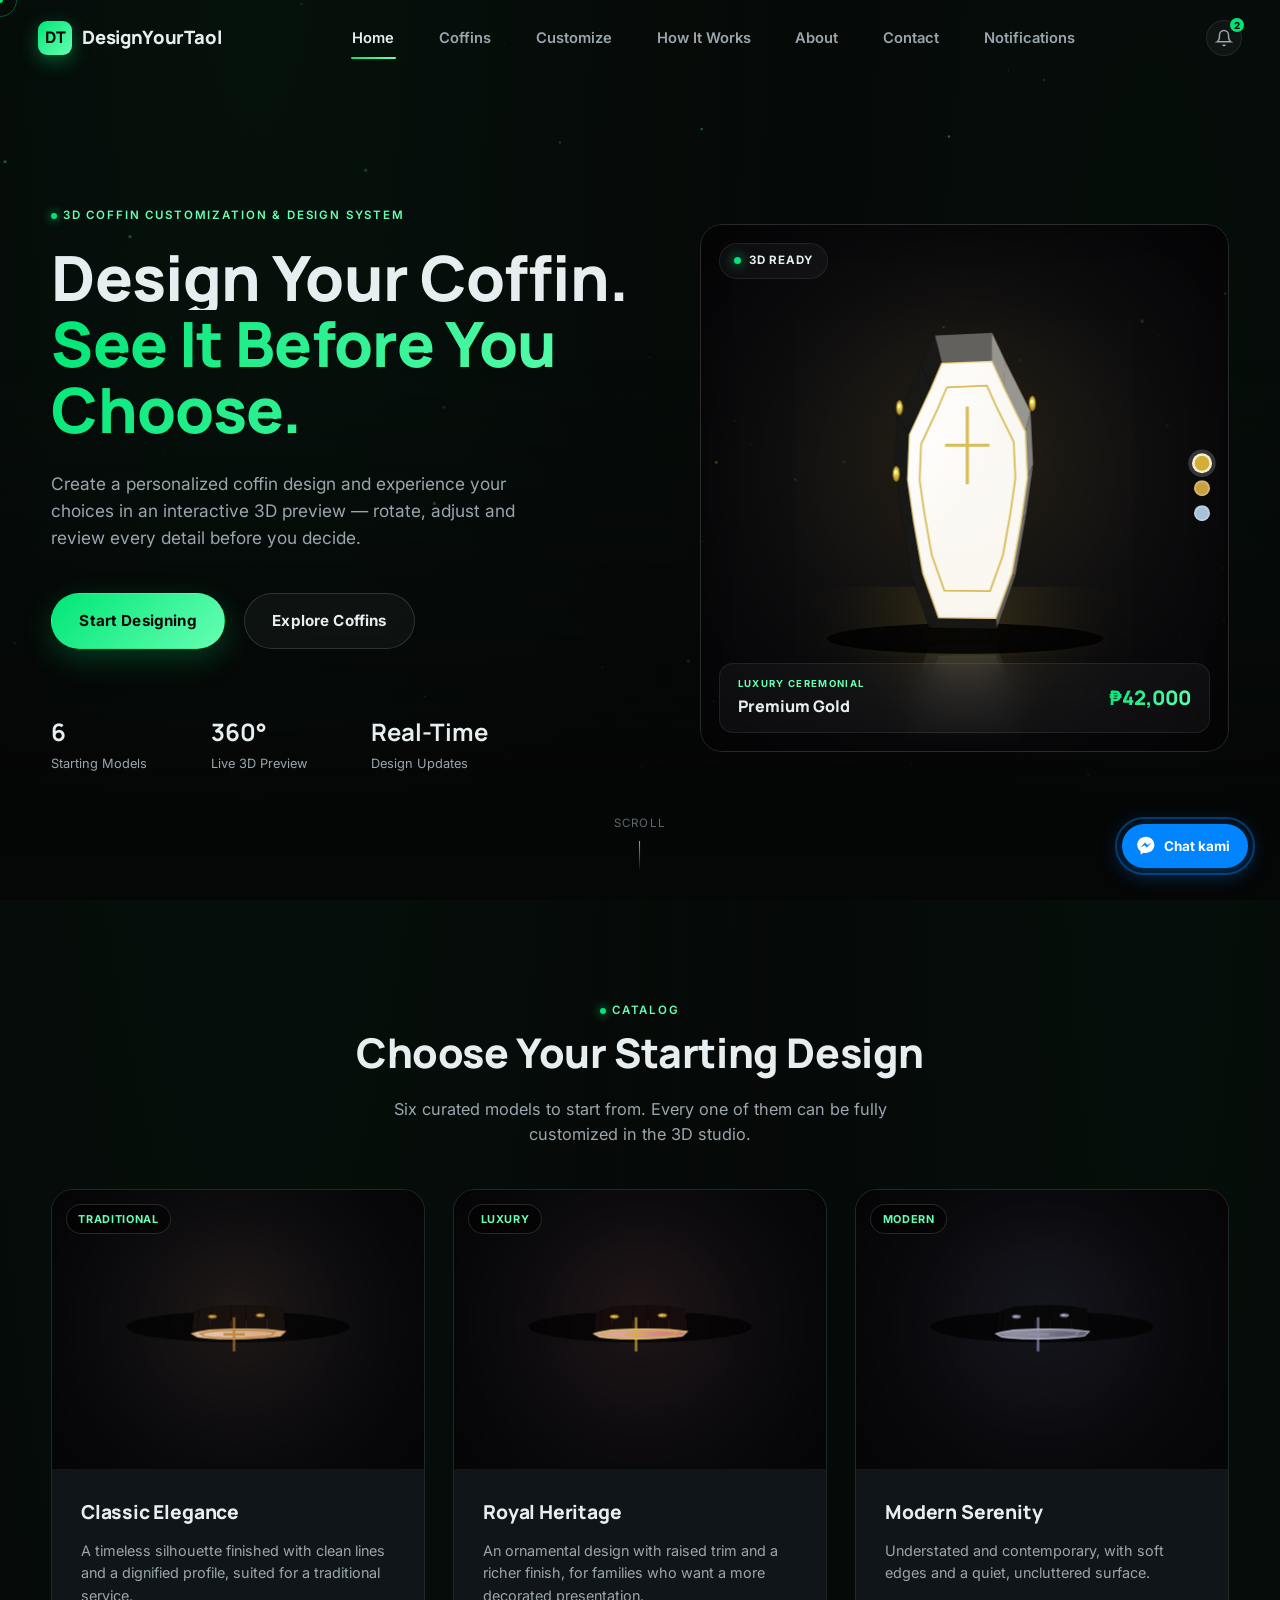
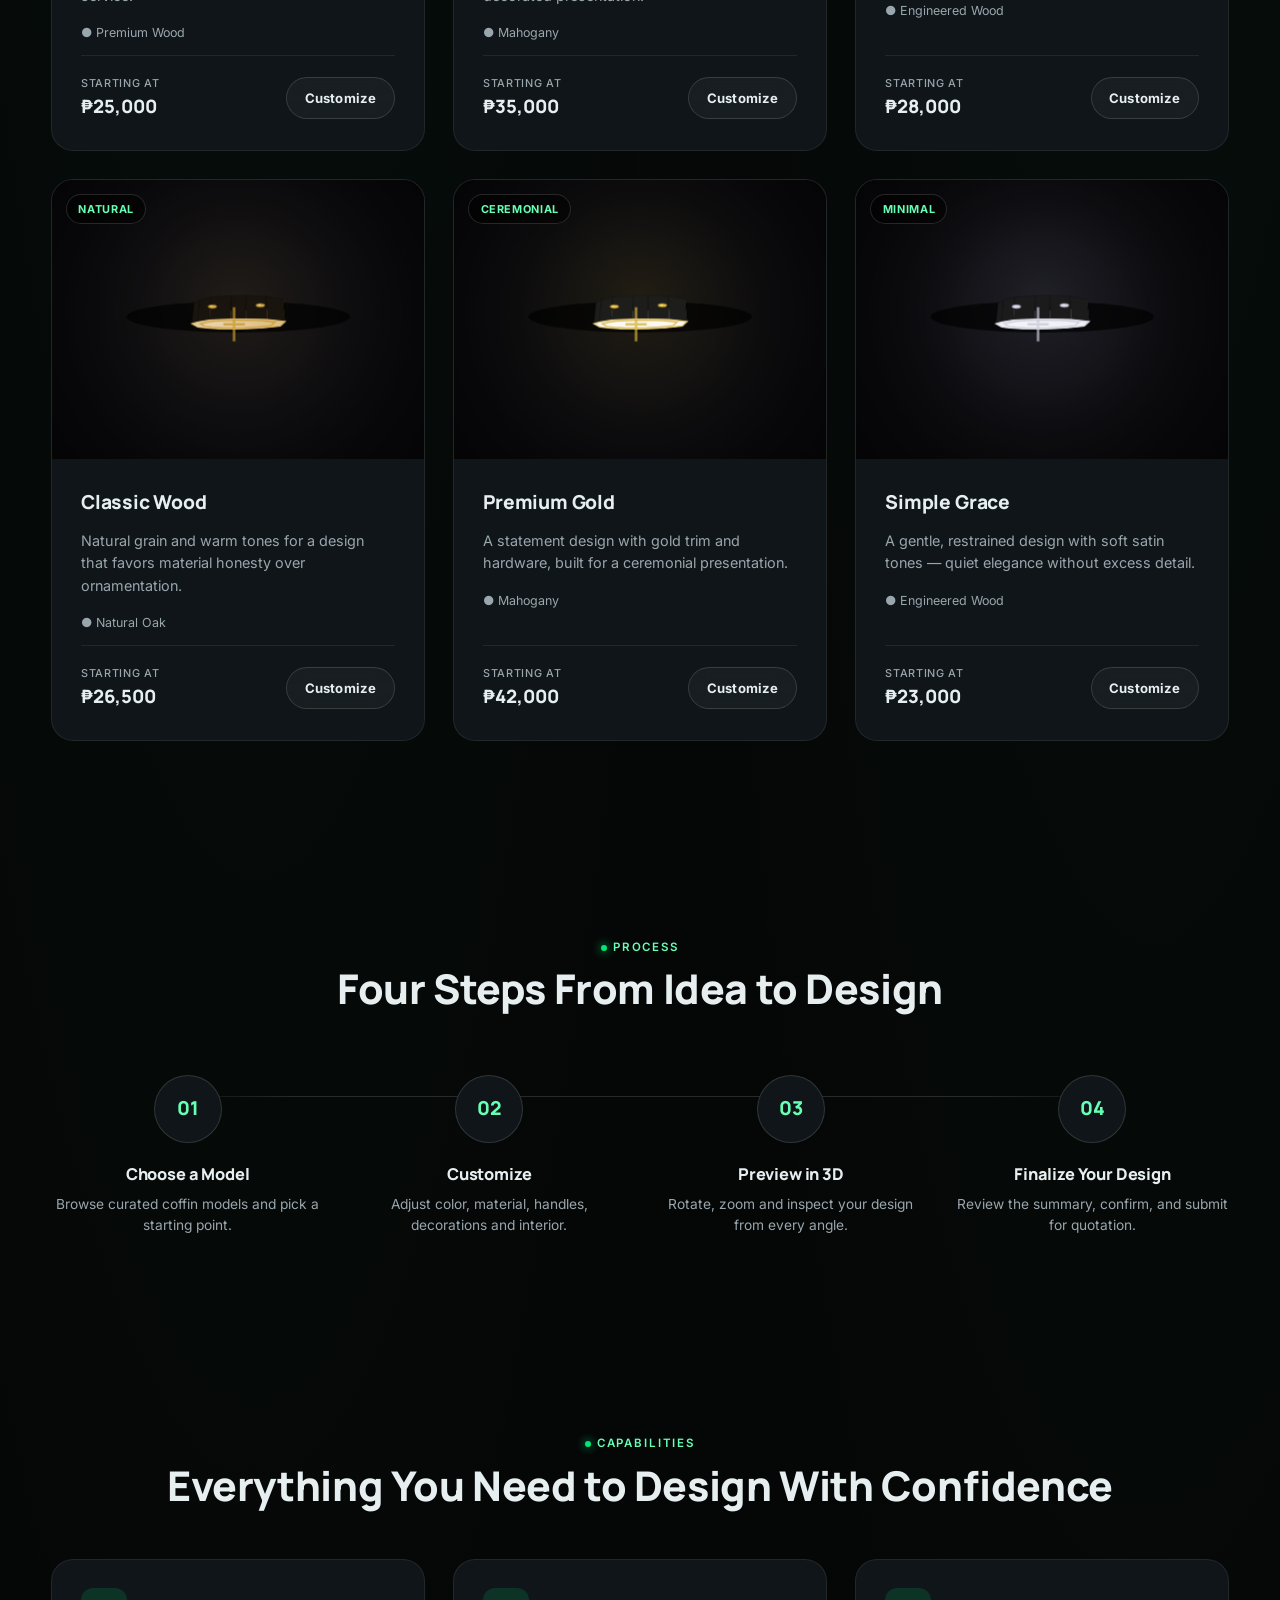
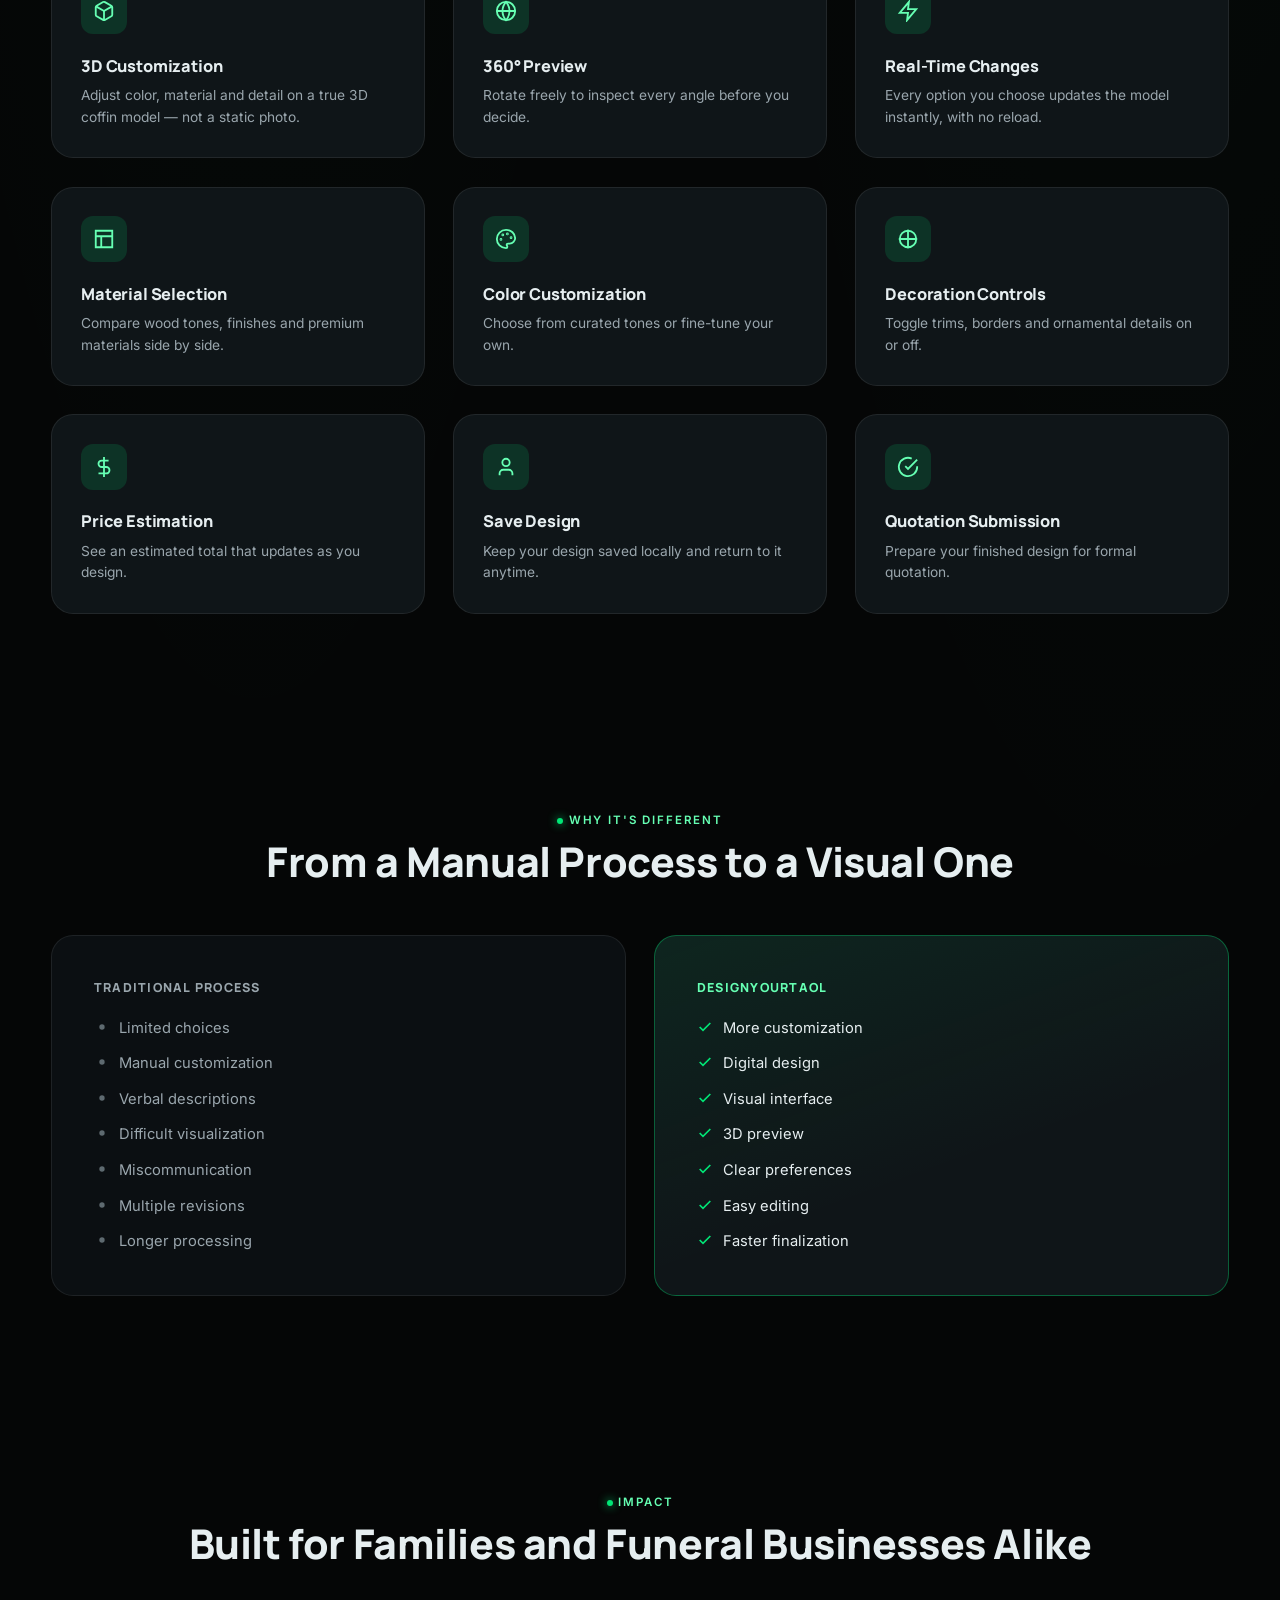
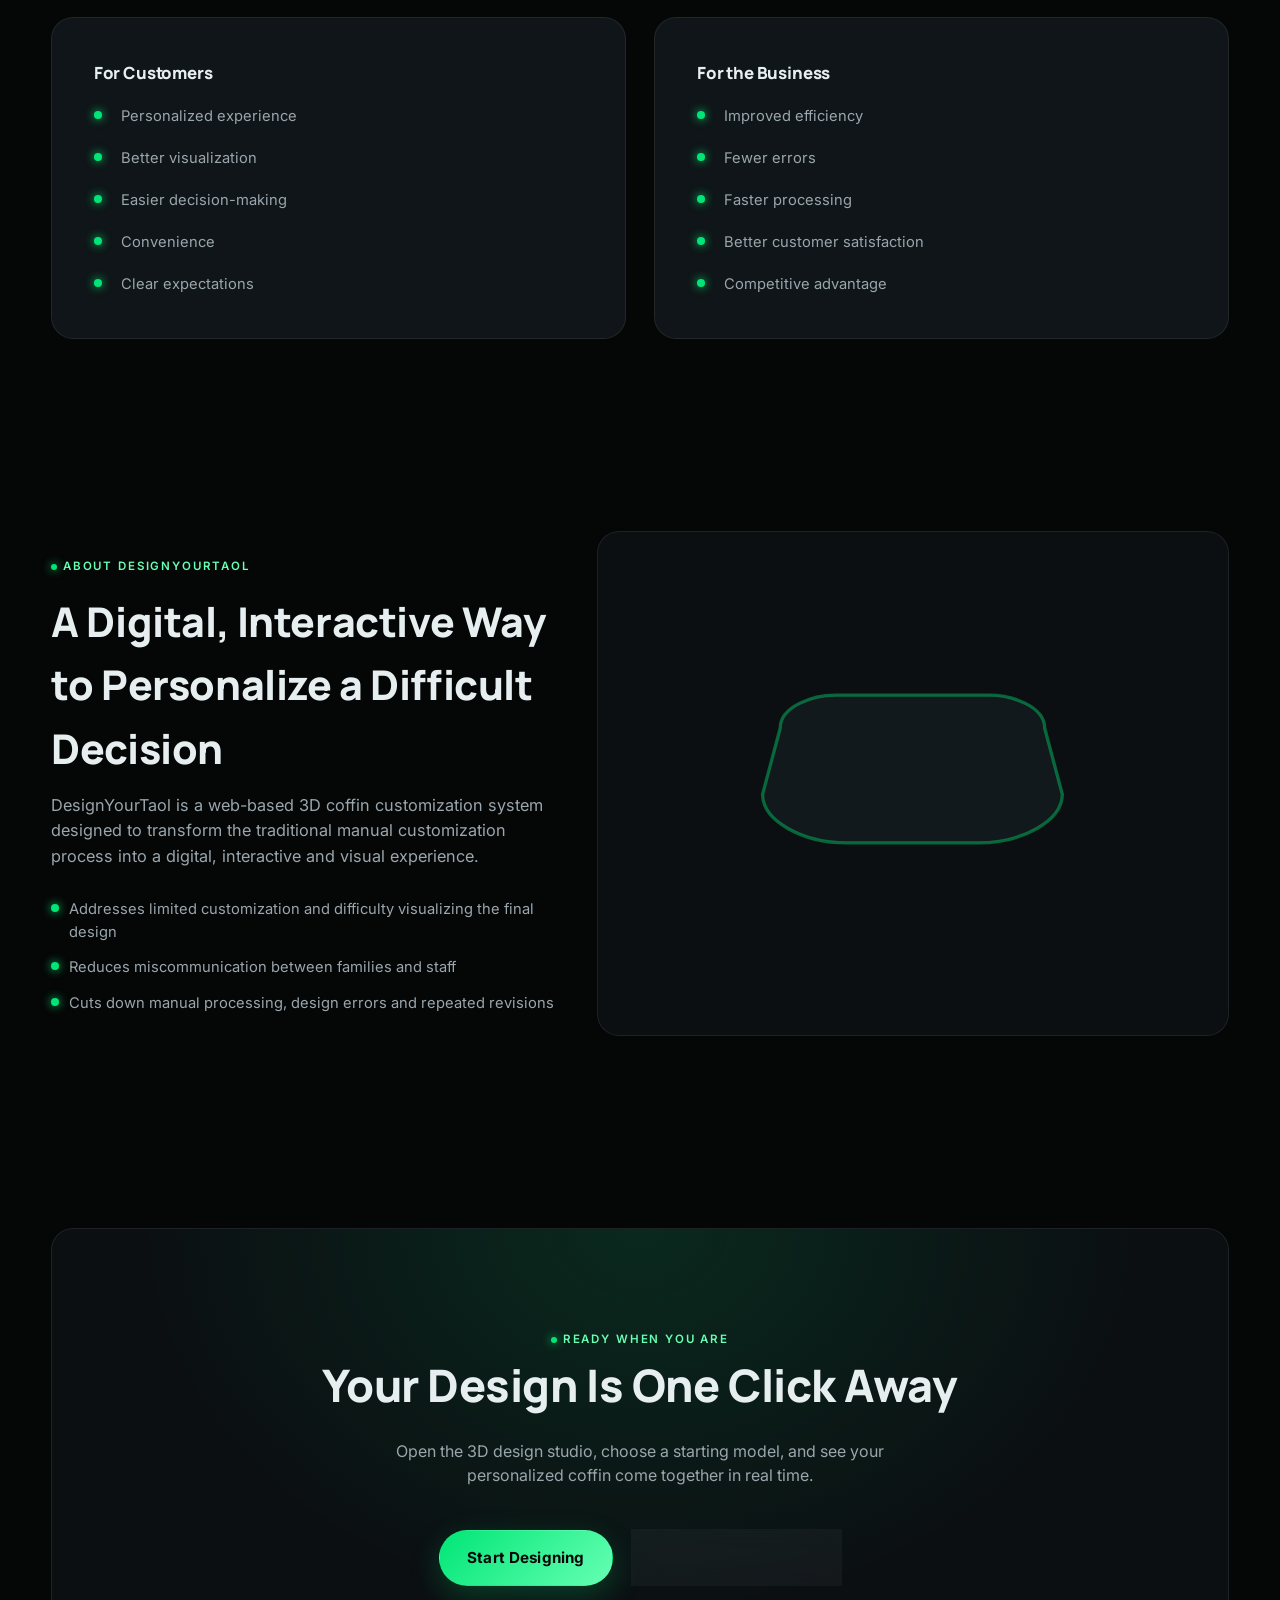
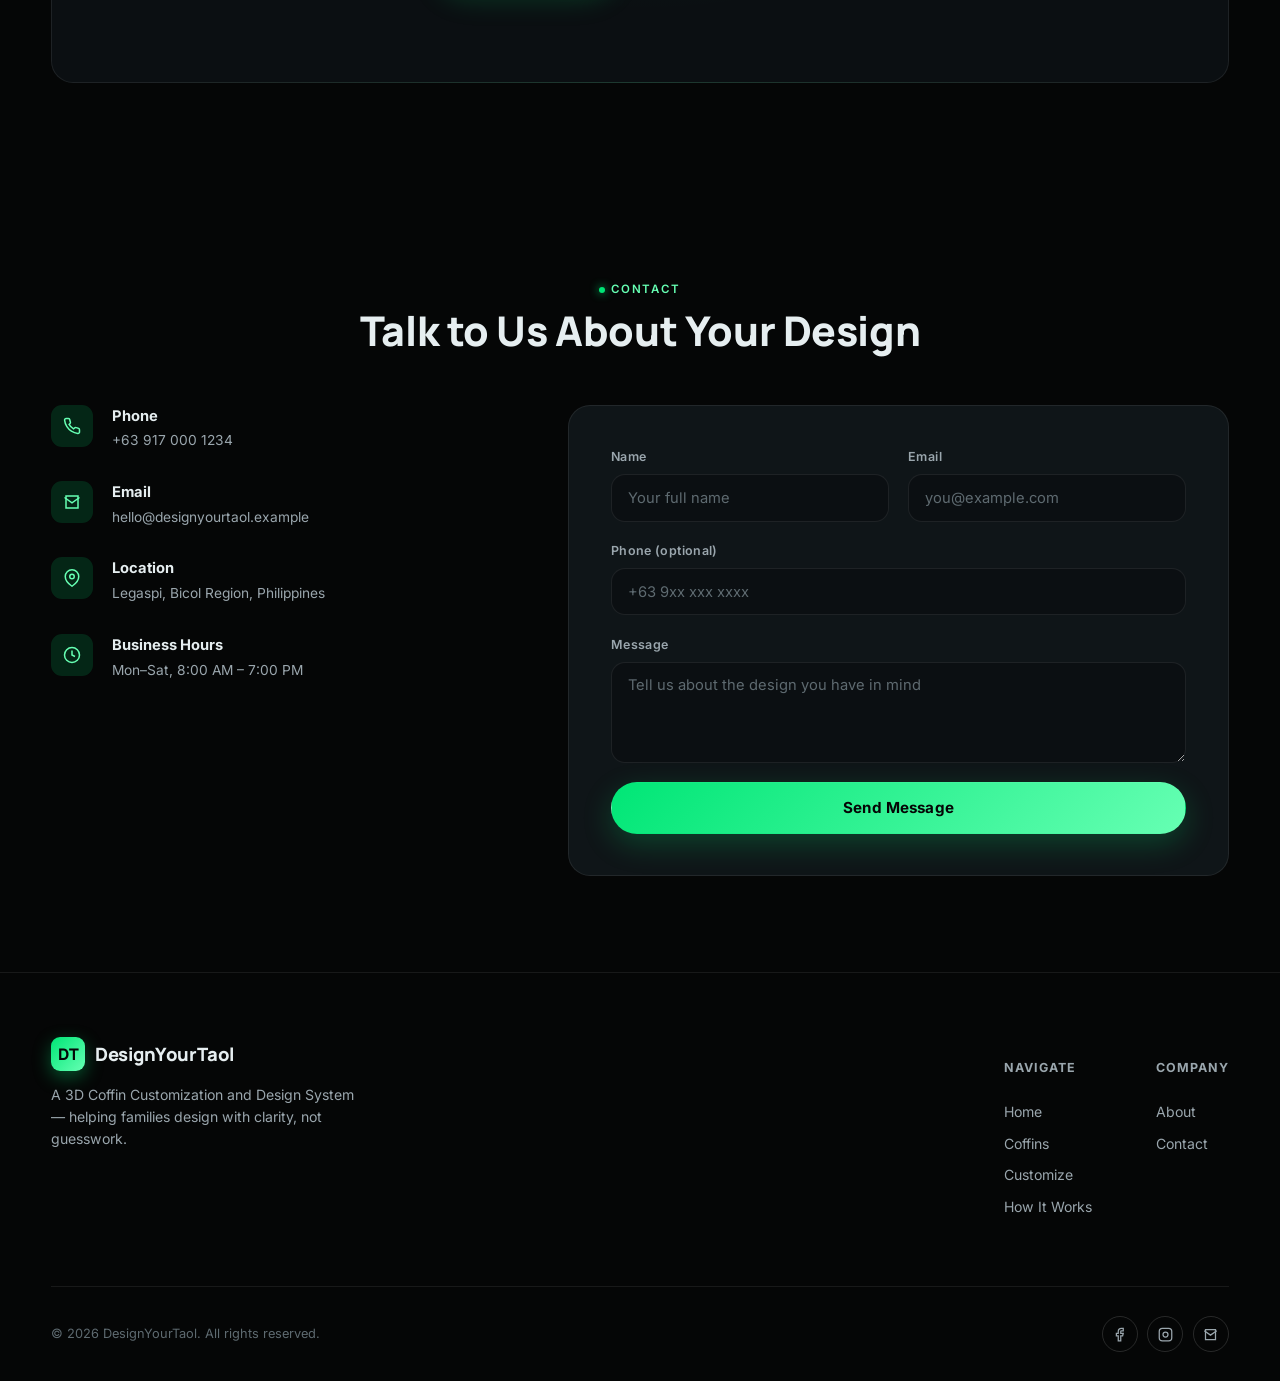
<file: index.html>
<!DOCTYPE html>
<html lang="en">
<head>
<meta charset="UTF-8">
<meta name="viewport" content="width=device-width, initial-scale=1.0">
<title>DesignYourTaol — Design Your Coffin in 3D</title>
<meta name="description" content="A web-based 3D coffin customization and design system. Choose a model, customize every detail, and preview your design instantly in an interactive 3D studio.">

<link rel="preconnect" href="https://fonts.googleapis.com">
<link rel="preconnect" href="https://fonts.gstatic.com" crossorigin>
<link href="https://fonts.googleapis.com/css2?family=Manrope:wght@500;700;800&family=Inter:wght@400;500;600;700&display=swap" rel="stylesheet">

<link rel="stylesheet" href="css/style.css?v=5">
<link rel="stylesheet" href="css/animations.css?v=5">
</head>
<body>

<!-- ================= LOADING SCREEN ================= -->
<div id="site-loader">
  <div class="loader-inner">
    <div class="loader-brand">Design<span>Your</span>Taol</div>
    <div class="loader-bar"><div class="loader-bar-fill"></div></div>
  </div>
</div>

<!-- ================= NAVIGATION ================= -->
<nav class="nav" aria-label="Primary">
  <div class="nav-inner">
    <a href="index.html" class="brand"><span class="brand-mark">DT</span> DesignYourTaol</a>
    <ul class="nav-links">
      <li><a href="#home">Home</a></li>
      <li><a href="#coffins">Coffins</a></li>
      <li><a href="customize.html">Customize</a></li>
      <li><a href="#how-it-works">How It Works</a></li>
      <li><a href="#about">About</a></li>
      <li><a href="#contact">Contact</a></li>
      <li><a href="notifications.html">Notifications</a></li>
    </ul>
    <div class="nav-actions">
      <a href="notifications.html" class="nav-notif-btn" aria-label="Notifications" id="nav-notif-btn">
        <svg width="18" height="18" viewBox="0 0 24 24" fill="none" stroke="currentColor" stroke-width="2"><path d="M18 8A6 6 0 0 0 6 8c0 7-3 9-3 9h18s-3-2-3-9"/><path d="M13.73 21a2 2 0 0 1-3.46 0"/></svg>
        <span class="notif-badge" id="notif-badge" style="display:none">0</span>
      </a>
      <button class="nav-toggle" aria-label="Open menu" aria-expanded="false">
        <svg width="18" height="18" viewBox="0 0 24 24" fill="none" stroke="currentColor" stroke-width="2"><line x1="3" y1="6" x2="21" y2="6"/><line x1="3" y1="12" x2="21" y2="12"/><line x1="3" y1="18" x2="21" y2="18"/></svg>
      </button>
    </div>
  </div>
</nav>

<!-- ================= HERO ================= -->
<header class="hero" id="home">
  <div class="hero-grid-fade"></div>
  <div class="hero-inner">
    <div>
      <span class="eyebrow hero-eyebrow">3D Coffin Customization &amp; Design System</span>
      <h1>
        <span class="line"><span>Design Your Coffin.</span></span>
        <span class="line"><span class="accent-text">See It Before You Choose.</span></span>
      </h1>
      <p class="hero-desc">Create a personalized coffin design and experience your choices in an interactive 3D preview — rotate, adjust and review every detail before you decide.</p>
      <div class="hero-cta">
        <a href="customize.html" class="btn btn-primary">Start Designing</a>
        <a href="#coffins" class="btn btn-secondary">Explore Coffins</a>
      </div>
      <div class="hero-stats">
        <div class="hero-stat"><b>6</b><span>Starting Models</span></div>
        <div class="hero-stat"><b>360°</b><span>Live 3D Preview</span></div>
        <div class="hero-stat"><b>Real-Time</b><span>Design Updates</span></div>
      </div>
    </div>
    <div class="hero-visual" id="hero-visual">
      <canvas id="hero-canvas"></canvas>
      <div class="hero-visual-frame"></div>
      <div class="hero-visual-badge glass"><span class="pulse-dot"></span> 3D READY</div>

      <!-- Coffin info overlay -->
      <div class="hero-coffin-info glass">
        <div class="hero-coffin-meta">
          <span class="hero-coffin-tagline">Luxury Ceremonial</span>
          <span class="hero-coffin-name">Premium Gold</span>
        </div>
        <span class="hero-coffin-price">&#8369;42,000</span>
      </div>

      <!-- Color swatches (replace dots) -->
      <div class="hero-preset-swatches" role="group" aria-label="Choose coffin color">
        <button class="hero-preset-swatch active" style="--sc:#d4af37" title="Premium Gold" aria-label="Premium Gold"></button>
        <button class="hero-preset-swatch" style="--sc:#c8a040" title="Royal Heritage" aria-label="Royal Heritage"></button>
        <button class="hero-preset-swatch" style="--sc:#a8c0d8" title="Modern Serenity" aria-label="Modern Serenity"></button>
      </div>

    </div>
  </div>
  <div class="scroll-cue"><span>Scroll</span><span class="stem"></span></div>
</header>

<!-- ================= CATALOG ================= -->
<section class="section" id="coffins">
  <div class="container">
    <div class="section-head center reveal">
      <span class="eyebrow">Catalog</span>
      <h2 class="section-title">Choose Your Starting Design</h2>
      <p class="section-sub" style="margin-inline:auto;">Six curated models to start from. Every one of them can be fully customized in the 3D studio.</p>
    </div>
    <div class="grid catalog-grid" id="catalog-grid"></div>
  </div>
</section>

<!-- ================= HOW IT WORKS ================= -->
<section class="section" id="how-it-works">
  <div class="container">
    <div class="section-head center reveal">
      <span class="eyebrow">Process</span>
      <h2 class="section-title">Four Steps From Idea to Design</h2>
    </div>
    <div class="grid steps-row" id="how-it-works-grid"></div>
  </div>
</section>

<!-- ================= FEATURES ================= -->
<section class="section">
  <div class="container">
    <div class="section-head center reveal">
      <span class="eyebrow">Capabilities</span>
      <h2 class="section-title">Everything You Need to Design With Confidence</h2>
    </div>
    <div class="grid feature-grid" id="feature-grid"></div>
  </div>
</section>

<!-- ================= BEFORE / AFTER ================= -->
<section class="section">
  <div class="container">
    <div class="section-head center reveal">
      <span class="eyebrow">Why It's Different</span>
      <h2 class="section-title">From a Manual Process to a Visual One</h2>
    </div>
    <div class="grid compare-wrap reveal">
      <div class="compare-col old">
        <h4>Traditional Process</h4>
        <ul id="compare-old-list"></ul>
      </div>
      <div class="compare-col new">
        <h4>DesignYourTaol</h4>
        <ul id="compare-new-list"></ul>
      </div>
    </div>
  </div>
</section>

<!-- ================= BENEFITS ================= -->
<section class="section">
  <div class="container">
    <div class="section-head center reveal">
      <span class="eyebrow">Impact</span>
      <h2 class="section-title">Built for Families and Funeral Businesses Alike</h2>
    </div>
    <div class="grid benefit-wrap reveal">
      <div class="benefit-col">
        <h4>For Customers</h4>
        <ul class="benefit-list" id="benefits-customer"></ul>
      </div>
      <div class="benefit-col">
        <h4>For the Business</h4>
        <ul class="benefit-list" id="benefits-business"></ul>
      </div>
    </div>
  </div>
</section>

<!-- ================= ABOUT ================= -->
<section class="section" id="about">
  <div class="container">
    <div class="grid about-wrap">
      <div class="reveal">
        <span class="eyebrow">About DesignYourTaol</span>
        <h2 class="section-title" style="margin-top:.8rem;">A Digital, Interactive Way to Personalize a Difficult Decision</h2>
        <p class="section-sub">DesignYourTaol is a web-based 3D coffin customization system designed to transform the traditional manual customization process into a digital, interactive and visual experience.</p>
        <ul class="about-list">
          <li><span class="benefit-dot"></span><span>Addresses limited customization and difficulty visualizing the final design</span></li>
          <li><span class="benefit-dot"></span><span>Reduces miscommunication between families and staff</span></li>
          <li><span class="benefit-dot"></span><span>Cuts down manual processing, design errors and repeated revisions</span></li>
        </ul>
      </div>
      <div class="about-visual reveal">
        <svg width="70%" viewBox="0 0 200 130" fill="none" xmlns="http://www.w3.org/2000/svg">
          <path d="M40 40 C40 30 55 25 65 25 L135 25 C145 25 160 30 160 40 L168 70 C168 82 150 92 130 92 L70 92 C50 92 32 82 32 70 Z" fill="#12191D" stroke="rgba(0,230,118,0.4)" stroke-width="1.5"/>
        </svg>
      </div>
    </div>
  </div>
</section>

<!-- ================= FINAL CTA ================= -->
<section class="section">
  <div class="container">
    <div class="final-cta reveal">
      <span class="eyebrow">Ready When You Are</span>
      <h2>Your Design Is One Click Away</h2>
      <p>Open the 3D design studio, choose a starting model, and see your personalized coffin come together in real time.</p>
      <div class="btn-row">
        <a href="customize.html" class="btn btn-primary">Start Designing</a>
        <a href="#coffins" class="btn btn-secondary">Browse Models First</a>
      </div>
    </div>
  </div>
</section>

<!-- ================= CONTACT ================= -->
<section class="section" id="contact">
  <div class="container">
    <div class="section-head center reveal">
      <span class="eyebrow">Contact</span>
      <h2 class="section-title">Talk to Us About Your Design</h2>
    </div>
    <div class="grid contact-wrap reveal">
      <div class="contact-info">
        <div class="contact-item">
          <div class="ic"><svg width="18" height="18" viewBox="0 0 24 24" fill="none" stroke="currentColor" stroke-width="2"><path d="M22 16.92v3a2 2 0 0 1-2.18 2 19.79 19.79 0 0 1-8.63-3.07 19.5 19.5 0 0 1-6-6 19.79 19.79 0 0 1-3.07-8.67A2 2 0 0 1 4.11 2h3a2 2 0 0 1 2 1.72c.127.96.361 1.903.7 2.81a2 2 0 0 1-.45 2.11L8.09 9.91a16 16 0 0 0 6 6l1.27-1.27a2 2 0 0 1 2.11-.45c.907.339 1.85.573 2.81.7A2 2 0 0 1 22 16.92z"/></svg></div>
          <div><b>Phone</b><span>+63 917 000 1234</span></div>
        </div>
        <div class="contact-item">
          <div class="ic"><svg width="18" height="18" viewBox="0 0 24 24" fill="none" stroke="currentColor" stroke-width="2"><path d="M4 4h16v16H4z"/><path d="M22 6l-10 7L2 6"/></svg></div>
          <div><b>Email</b><span>hello@designyourtaol.example</span></div>
        </div>
        <div class="contact-item">
          <div class="ic"><svg width="18" height="18" viewBox="0 0 24 24" fill="none" stroke="currentColor" stroke-width="2"><path d="M21 10c0 7-9 13-9 13s-9-6-9-13a9 9 0 0 1 18 0z"/><circle cx="12" cy="10" r="3"/></svg></div>
          <div><b>Location</b><span>Legaspi, Bicol Region, Philippines</span></div>
        </div>
        <div class="contact-item">
          <div class="ic"><svg width="18" height="18" viewBox="0 0 24 24" fill="none" stroke="currentColor" stroke-width="2"><circle cx="12" cy="12" r="10"/><polyline points="12 6 12 12 16 14"/></svg></div>
          <div><b>Business Hours</b><span>Mon–Sat, 8:00 AM – 7:00 PM</span></div>
        </div>
      </div>
      <form class="contact-form" id="contact-form" novalidate>
        <div class="form-row">
          <div class="field">
            <label for="cf-name">Name</label>
            <input type="text" id="cf-name" placeholder="Your full name" required>
            <span class="field-error-msg">Please enter your name.</span>
          </div>
          <div class="field">
            <label for="cf-email">Email</label>
            <input type="email" id="cf-email" placeholder="you@example.com" required>
            <span class="field-error-msg">Please enter a valid email.</span>
          </div>
        </div>
        <div class="field">
          <label for="cf-phone">Phone (optional)</label>
          <input type="tel" id="cf-phone" placeholder="+63 9xx xxx xxxx">
          <span class="field-error-msg">Please enter a valid phone number.</span>
        </div>
        <div class="field">
          <label for="cf-message">Message</label>
          <textarea id="cf-message" rows="4" placeholder="Tell us about the design you have in mind" required></textarea>
          <span class="field-error-msg">Please enter a message.</span>
        </div>
        <button type="submit" class="btn btn-primary btn-block">Send Message</button>
      </form>
    </div>
  </div>
</section>

<!-- ================= FOOTER ================= -->
<footer class="footer">
  <div class="container">
    <div class="footer-top">
      <div class="footer-brand">
        <a href="index.html" class="brand"><span class="brand-mark">DT</span> DesignYourTaol</a>
        <p>A 3D Coffin Customization and Design System — helping families design with clarity, not guesswork.</p>
      </div>
      <div class="footer-links">
        <div class="footer-col">
          <h5>Navigate</h5>
          <a href="#home">Home</a>
          <a href="#coffins">Coffins</a>
          <a href="customize.html">Customize</a>
          <a href="#how-it-works">How It Works</a>
        </div>
        <div class="footer-col">
          <h5>Company</h5>
          <a href="#about">About</a>
          <a href="#contact">Contact</a>
        </div>
      </div>
    </div>
    <div class="footer-bottom">
      <span>© 2026 DesignYourTaol. All rights reserved.</span>
      <div class="social-row">
        <a href="#" aria-label="Facebook"><svg width="15" height="15" viewBox="0 0 24 24" fill="none" stroke="currentColor" stroke-width="2"><path d="M18 2h-3a5 5 0 0 0-5 5v3H7v4h3v8h4v-8h3l1-4h-4V7a1 1 0 0 1 1-1h3z"/></svg></a>
        <a href="#" aria-label="Instagram"><svg width="15" height="15" viewBox="0 0 24 24" fill="none" stroke="currentColor" stroke-width="2"><rect x="2" y="2" width="20" height="20" rx="5"/><circle cx="12" cy="12" r="4"/></svg></a>
        <a href="#" aria-label="Email"><svg width="15" height="15" viewBox="0 0 24 24" fill="none" stroke="currentColor" stroke-width="2"><path d="M4 4h16v16H4z"/><path d="M22 6l-10 7L2 6"/></svg></a>
      </div>
    </div>
  </div>
</footer>

<!-- ================= SCRIPTS ================= -->
<script src="https://cdnjs.cloudflare.com/ajax/libs/gsap/3.12.5/gsap.min.js"></script>

<!-- 3D Coffin renderer — inline, no external deps -->
<script>
(function(){
  /* Standing coffin — profile is the FRONT FACE silhouette [x=width, y=height] */
  var PROFILE=[
    [ 0.21, 1.00],[ 0.30, 0.76],[ 0.46, 0.37],[ 0.46, 0.00],
    [ 0.40,-0.33],[ 0.32,-0.70],[ 0.20,-1.00],
    [-0.20,-1.00],[-0.32,-0.70],[-0.40,-0.33],[-0.46, 0.00],
    [-0.46, 0.37],[-0.30, 0.76],[-0.21, 1.00]
  ];
  var HH=0.19; /* half-depth (coffin thickness) */
  var PRESETS=[
    {name:'Premium Gold',   tag:'Luxury Ceremonial',    price:'₱42,000',
     body:'#f2efe8',lid:'#faf7f0',dark:'#a89880',edge:'#d4af37',acc:'#d4af37',hc:'#e8c84a',hd:'#8a6010',
     glow:[212,175,55]},
    {name:'Royal Heritage', tag:'Luxury Mahogany',      price:'₱35,000',
     body:'#ece0d2',lid:'#f0e8da',dark:'#9a8870',edge:'#c8a040',acc:'#d4a830',hc:'#d4a830',hd:'#886010',
     glow:[200,150,60]},
    {name:'Modern Serenity',tag:'Contemporary Minimal', price:'₱28,000',
     body:'#ddeaf6',lid:'#e8f2fa',dark:'#8090a8',edge:'#a8c0d8',acc:'#b8ccd8',hc:'#c0ccd8',hd:'#607080',
     glow:[100,170,230]}
  ];

  var cv,ctx,wrap,w=480,h=480,cx2=240,cy2=225;
  var rotY=0,rotX=0.06,tRotY=0,tRotX=0.06,scrollOff=0,over=false,cur=0,cyc=null,going=false,tick=0;

  var PARTS=[];
  for(var i=0;i<30;i++) PARTS.push({x:Math.random(),y:Math.random(),r:Math.random()*1.5+0.4,spd:Math.random()*0.00035+0.00008,dr:(Math.random()-0.5)*0.00025,op:Math.random()*0.5+0.1,ph:Math.random()*Math.PI*2});

  function rv(x,y,z,ry,rx){var c=Math.cos(ry),s=Math.sin(ry),x1=x*c+z*s,z1=-x*s+z*c,cr=Math.cos(rx),sr=Math.sin(rx);return[x1,y*cr-z1*sr,y*sr+z1*cr];}
  /* y is negated: +y in 3D = top of screen (upright coffin) */
  function pj(x,y,z){var d=2.5+z,s=Math.min(w,h)*0.66;return[cx2+x/d*s,cy2-y/d*s,z];}
  function h2r(h){return[parseInt(h.slice(1,3),16),parseInt(h.slice(3,5),16),parseInt(h.slice(5,7),16)];}
  function tn(hex,f){var c=h2r(hex);return'rgb('+Math.round(Math.min(255,c[0]*f))+','+Math.round(Math.min(255,c[1]*f))+','+Math.round(Math.min(255,c[2]*f))+')';}
  function pp(pts){ctx.beginPath();ctx.moveTo(pts[0][0],pts[0][1]);for(var i=1;i<pts.length;i++)ctx.lineTo(pts[i][0],pts[i][1]);ctx.closePath();}

  function frame(){
    requestAnimationFrame(frame);
    tick+=0.012;
    if(!over){var sw=Math.sin(tick*0.65)*0.50;rotY+=(sw-rotY)*0.04;}
    else{rotY+=(tRotY-rotY)*0.07;}
    rotX+=(tRotX-rotX)*0.07;
    var ry=rotY,rx=rotX,p=PRESETS[cur],n=PROFILE.length;
    var gl=p.glow,pulse=0.11+Math.sin(tick*0.9)*0.04;

    ctx.clearRect(0,0,w,h);
    ctx.fillStyle='#0c0c10'; ctx.fillRect(0,0,w,h);

    var ag=ctx.createRadialGradient(cx2,cy2*0.9,0,cx2,cy2,w*0.68);
    ag.addColorStop(0,'rgba('+gl[0]+','+gl[1]+','+gl[2]+','+(pulse)+')');
    ag.addColorStop(0.45,'rgba('+gl[0]+','+gl[1]+','+gl[2]+',0.04)');
    ag.addColorStop(1,'rgba(0,0,0,0)');
    ctx.fillStyle=ag; ctx.fillRect(0,0,w,h);

    for(var i=0;i<PARTS.length;i++){
      var pt=PARTS[i]; pt.y-=pt.spd; pt.x+=pt.dr;
      if(pt.y<0){pt.y=1;pt.x=Math.random();}
      var pop=pt.op*(0.55+Math.sin(tick*1.6+pt.ph)*0.45);
      ctx.beginPath(); ctx.arc(pt.x*w,pt.y*h,pt.r,0,Math.PI*2);
      ctx.fillStyle='rgba('+gl[0]+','+gl[1]+','+gl[2]+','+pop+')'; ctx.fill();
    }

    /* front/back faces of standing coffin */
    var front=[],back=[];
    for(var k=0;k<n;k++){
      var px=PROFILE[k][0],py=PROFILE[k][1];
      var tf=rv(px,py,HH,ry,rx); front.push(pj(tf[0],tf[1],tf[2]));
      var tb=rv(px,py,-HH,ry,rx); back.push(pj(tb[0],tb[1],tb[2]));
    }
    var mx=0,my=0;
    for(var i=0;i<n;i++){mx+=front[i][0];my+=front[i][1];} mx/=n;my/=n;

    /* floor Y = bottom of coffin (max screen y) */
    var fy=0;
    for(var i=0;i<n;i++) fy=Math.max(fy,front[i][1],back[i][1]);
    fy+=8;

    /* floor glow */
    var fg2=ctx.createRadialGradient(cx2,fy,0,cx2,fy,w*0.36);
    fg2.addColorStop(0,'rgba('+gl[0]+','+gl[1]+','+gl[2]+','+(0.20+Math.sin(tick*0.9)*0.06)+')');
    fg2.addColorStop(1,'rgba(0,0,0,0)');
    ctx.fillStyle=fg2; ctx.fillRect(0,fy-50,w,w*0.28);

    /* floor reflection */
    ctx.save(); ctx.globalAlpha=0.16;
    for(var i=0;i<n;i++){
      var j=(i+1)%n;
      pp([[front[i][0],fy*2-front[i][1]],[front[j][0],fy*2-front[j][1]],[back[j][0],fy*2-back[j][1]],[back[i][0],fy*2-back[i][1]]]);
      ctx.fillStyle=tn(p.body,0.65); ctx.fill();
    }
    pp(front.map(function(v){return[v[0],fy*2-v[1]];}));
    ctx.fillStyle=p.lid; ctx.fill();
    ctx.globalAlpha=1;
    var rfg=ctx.createLinearGradient(0,fy,0,fy+h*0.22);
    rfg.addColorStop(0,'rgba(12,12,16,0)'); rfg.addColorStop(1,'rgba(12,12,16,1)');
    ctx.fillStyle=rfg; ctx.fillRect(0,fy,w,h*0.26);
    ctx.restore();

    /* floor shadow */
    ctx.save(); ctx.translate(cx2,fy+2); ctx.scale(1,0.11);
    ctx.beginPath(); ctx.arc(0,0,w*0.26,0,Math.PI*2);
    ctx.fillStyle='rgba(0,0,0,0.85)'; ctx.fill(); ctx.restore();

    /* side faces */
    var sides=[];
    for(var i=0;i<n;i++){
      var j=(i+1)%n;
      var az=(front[i][2]+front[j][2]+back[j][2]+back[i][2])/4;
      var ex=PROFILE[j][0]-PROFILE[i][0],ey=PROFILE[j][1]-PROFILE[i][1];
      var ln=Math.sqrt(ex*ex+ey*ey)||1;
      var onx=-ey/ln,ony=ex/ln;
      var rn=rv(onx,ony,0,ry,rx);
      var lt=Math.max(0,rn[0]*0.55+rn[1]*0.15+rn[2]*0.80);
      var sp=Math.pow(Math.max(0,rn[2]*0.95),10)*0.65;
      sides.push({
        pts:[[front[i][0],front[i][1]],[front[j][0],front[j][1]],[back[j][0],back[j][1]],[back[i][0],back[i][1]]],
        az:az,lt:lt,sp:sp
      });
    }
    sides.sort(function(a,b){return b.az-a.az;});
    for(var s=0;s<sides.length;s++){
      var f=sides[s],br=0.10+f.lt*0.90;
      pp(f.pts); ctx.fillStyle=tn(p.body,br); ctx.fill();
      if(f.sp>0.02){pp(f.pts);ctx.fillStyle='rgba(255,255,255,'+(f.sp*0.55)+')';ctx.fill();}
      if(f.lt>0.55){pp(f.pts);ctx.strokeStyle='rgba('+gl[0]+','+gl[1]+','+gl[2]+',0.22)';ctx.lineWidth=0.8;ctx.stroke();}
      else{pp(f.pts);ctx.strokeStyle='rgba(0,0,0,0.22)';ctx.lineWidth=0.5;ctx.stroke();}
    }

    /* handles on sides (3 per side, visible when rotated) */
    var hYpos=[0.52,0.0,-0.52],sc2=Math.min(w,h)*0.66;
    for(var hi=0;hi<hYpos.length;hi++){
      var hR3=rv(0.50,hYpos[hi],0,ry,rx);
      var hL3=rv(-0.50,hYpos[hi],0,ry,rx);
      function dHand(pt3){
        if(pt3[2]<0.03) return;
        var hpt=pj(pt3[0],pt3[1],pt3[2]);
        var hs=sc2/(2.5+pt3[2])*0.036;
        ctx.beginPath(); ctx.ellipse(hpt[0],hpt[1],hs*0.65,hs*1.55,0,0,Math.PI*2);
        var hgr=ctx.createRadialGradient(hpt[0]-hs*0.15,hpt[1]-hs*0.38,0,hpt[0],hpt[1],hs*1.9);
        hgr.addColorStop(0,tn(p.hc,1.4)); hgr.addColorStop(1,p.hd);
        ctx.fillStyle=hgr; ctx.fill();
        ctx.strokeStyle=p.hd; ctx.lineWidth=0.8; ctx.stroke();
        ctx.beginPath(); ctx.ellipse(hpt[0]-hs*0.12,hpt[1]-hs*0.38,hs*0.20,hs*0.44,0,0,Math.PI*2);
        ctx.fillStyle='rgba(255,255,255,0.68)'; ctx.fill();
      }
      dHand(hR3); dHand(hL3);
    }

    /* front face — always most forward */
    var fp=front.map(function(v){return[v[0],v[1]];});
    pp(fp); ctx.fillStyle=p.lid; ctx.fill();
    pp(fp); ctx.strokeStyle=p.edge; ctx.lineWidth=1.4; ctx.stroke();

    var hg=ctx.createRadialGradient(mx-w*0.07,my-h*0.09,0,mx,my,Math.min(w,h)*0.44);
    hg.addColorStop(0,'rgba(255,255,255,0.52)'); hg.addColorStop(0.3,'rgba(255,255,255,0.14)'); hg.addColorStop(1,'rgba(255,255,255,0)');
    pp(fp); ctx.fillStyle=hg; ctx.fill();

    var sg=ctx.createLinearGradient(mx-w*0.16,my-h*0.13,mx+w*0.04,my-h*0.03);
    sg.addColorStop(0,'rgba(255,255,255,0)'); sg.addColorStop(0.42,'rgba(255,255,255,0.52)'); sg.addColorStop(1,'rgba(255,255,255,0)');
    pp(fp); ctx.fillStyle=sg; ctx.fill();

    var inn=fp.map(function(pt){return[pt[0]*0.80+mx*0.20,pt[1]*0.80+my*0.20];});
    pp(inn); ctx.strokeStyle=p.acc; ctx.lineWidth=1.8; ctx.globalAlpha=0.82; ctx.stroke(); ctx.globalAlpha=1;

    /* cross on upper front face */
    var cs=Math.min(w,h)*0.042,cy_cross=my-h*0.07;
    ctx.beginPath();
    ctx.moveTo(mx-cs,cy_cross); ctx.lineTo(mx+cs,cy_cross);
    ctx.moveTo(mx,cy_cross-cs*1.75); ctx.lineTo(mx,cy_cross+cs*1.75);
    ctx.strokeStyle=p.acc; ctx.lineWidth=3.2; ctx.globalAlpha=0.82; ctx.stroke(); ctx.globalAlpha=1;

    pp(fp); ctx.strokeStyle='rgba(255,255,255,0.38)'; ctx.lineWidth=1.2; ctx.stroke();

    var vg=ctx.createRadialGradient(cx2,cy2,w*0.26,cx2,cy2,w*0.76);
    vg.addColorStop(0,'rgba(0,0,0,0)'); vg.addColorStop(1,'rgba(0,0,0,0.62)');
    ctx.fillStyle=vg; ctx.fillRect(0,0,w,h);
  }

  function uiUpdate(i){
    var p=PRESETS[i];
    var nm=document.querySelector('.hero-coffin-name'),tg=document.querySelector('.hero-coffin-tagline'),pr=document.querySelector('.hero-coffin-price');
    if(nm)nm.textContent=p.name; if(tg)tg.textContent=p.tag; if(pr)pr.textContent=p.price;
    document.querySelectorAll('.coffin-dot').forEach(function(d,k){d.classList.toggle('active',k===i);});
    document.querySelectorAll('.hero-preset-swatch').forEach(function(s,k){s.classList.toggle('active',k===i);});
  }
  function cycle(){if(cyc)clearInterval(cyc);cyc=setInterval(function(){cur=(cur+1)%3;uiUpdate(cur);},5000);}
  function resize(){if(!wrap)return;var r=wrap.getBoundingClientRect();w=r.width||480;h=r.height||480;cv.width=w;cv.height=h;cx2=w*0.5;cy2=h*0.47;}

  function start(){
    wrap=document.getElementById('hero-visual');
    cv=document.getElementById('hero-canvas');
    if(!wrap||!cv)return;
    ctx=cv.getContext('2d');
    wrap.style.opacity='1';
    resize();
    uiUpdate(0);
    window.addEventListener('resize',resize);
    wrap.addEventListener('mousemove',function(e){var r=wrap.getBoundingClientRect();tRotY=((e.clientX-r.left)/r.width*2-1)*0.55;tRotX=((e.clientY-r.top)/r.height*2-1)*0.18+0.06;over=true;});
    wrap.addEventListener('mouseleave',function(){tRotY=0;tRotX=0.06+scrollOff;over=false;});
    document.querySelectorAll('.coffin-dot').forEach(function(d,i){d.addEventListener('click',function(){cur=i;uiUpdate(i);cycle();});});
    if(!going){going=true;frame();}
    cycle();
    setTimeout(resize,200);
  }

  window.HeroCoffinSet    = function(i){ cur=i; uiUpdate(i); if(cyc)clearInterval(cyc); cycle(); };
  window.HeroCoffinScroll = function(prog){ scrollOff = prog * 0.42; if(!over) tRotX = 0.06 + scrollOff; };

  if(document.readyState==='loading'){document.addEventListener('DOMContentLoaded',start);}else{start();}
})();
</script>

<!-- ================= COFFIN DETAIL MODAL ================= -->
<div id="coffin-modal" class="coffin-modal-overlay" role="dialog" aria-modal="true" aria-label="Coffin detail">
  <div class="coffin-modal-card">
    <button class="coffin-modal-close" aria-label="Close">&#x2715;</button>
    <div class="coffin-modal-visual" id="coffin-modal-visual">
      <canvas id="coffin-modal-canvas"></canvas>
    </div>
    <div class="coffin-modal-info">
      <span class="coffin-modal-tag"></span>
      <h2 class="coffin-modal-name"></h2>
      <p class="coffin-modal-desc"></p>
      <div class="coffin-modal-price-row">
        <span class="coffin-modal-price-label">Starting at</span>
        <span class="coffin-modal-price"></span>
      </div>
      <div class="coffin-modal-colors">
        <span class="coffin-modal-colors-label">Choose color</span>
        <div class="coffin-modal-swatches"></div>
      </div>
      <div class="coffin-modal-actions">
        <a class="btn btn-primary" id="coffin-modal-cta" href="#">Customize This Coffin &#8594;</a>
      </div>
    </div>
  </div>
</div>

<!-- ================= FLOATING MESSENGER ================= -->
<a href="https://m.me/DesignYourTaol" target="_blank" rel="noopener noreferrer"
   class="float-messenger" aria-label="Chat with us on Messenger">
  <svg width="20" height="20" viewBox="0 0 48 48" fill="currentColor" aria-hidden="true">
    <path d="M24 2C12.4 2 3 10.6 3 21.2c0 6.3 3.1 11.9 8 15.6v7.6l7.4-4c1.5.4 3.1.6 4.7.6 11.6 0 21-8.6 21-19.2S35.6 2 24 2zm2.1 25.8l-5.4-5.7-10.4 5.7 11.5-12.1 5.5 5.7 10.3-5.7-11.5 12.1z"/>
  </svg>
  <span>Chat kami</span>
</a>

<script>
/* seed sample notifs so bell shows unread count on first visit */
(function(){
  try{
    var SAMPLE=[
      {id:'N-003',orderId:'ORD-2026-001',type:'ready',title:'Ready for pickup! 🎉',body:'',ts:'2026-11-16T10:30:00',read:false},
      {id:'N-004',orderId:'ORD-2026-003',type:'progress',title:'Production started',body:'',ts:'2026-11-17T08:00:00',read:false},
      {id:'N-002',orderId:'ORD-2026-001',type:'confirmed',title:'Order confirmed ✓',body:'',ts:'2026-11-01T09:15:00',read:true},
      {id:'N-001',orderId:'ORD-2026-002',type:'completed',title:'Order completed ✓✓',body:'',ts:'2026-10-30T16:00:00',read:true}
    ];
    if(!localStorage.getItem('dyt_notifs')) localStorage.setItem('dyt_notifs',JSON.stringify(SAMPLE));
    var ns=JSON.parse(localStorage.getItem('dyt_notifs'));
    var cnt=ns.filter(function(n){return !n.read;}).length;
    var badge=document.getElementById('notif-badge');
    if(badge&&cnt){ badge.style.display=''; badge.textContent=cnt; }
  }catch(e){}
})();
</script>
<script src="js/data.js?v=5"></script>
<script src="js/storage.js?v=5"></script>
<script src="js/ui.js?v=5"></script>
<script src="js/home.js?v=8"></script>
</body>
</html>
</file>
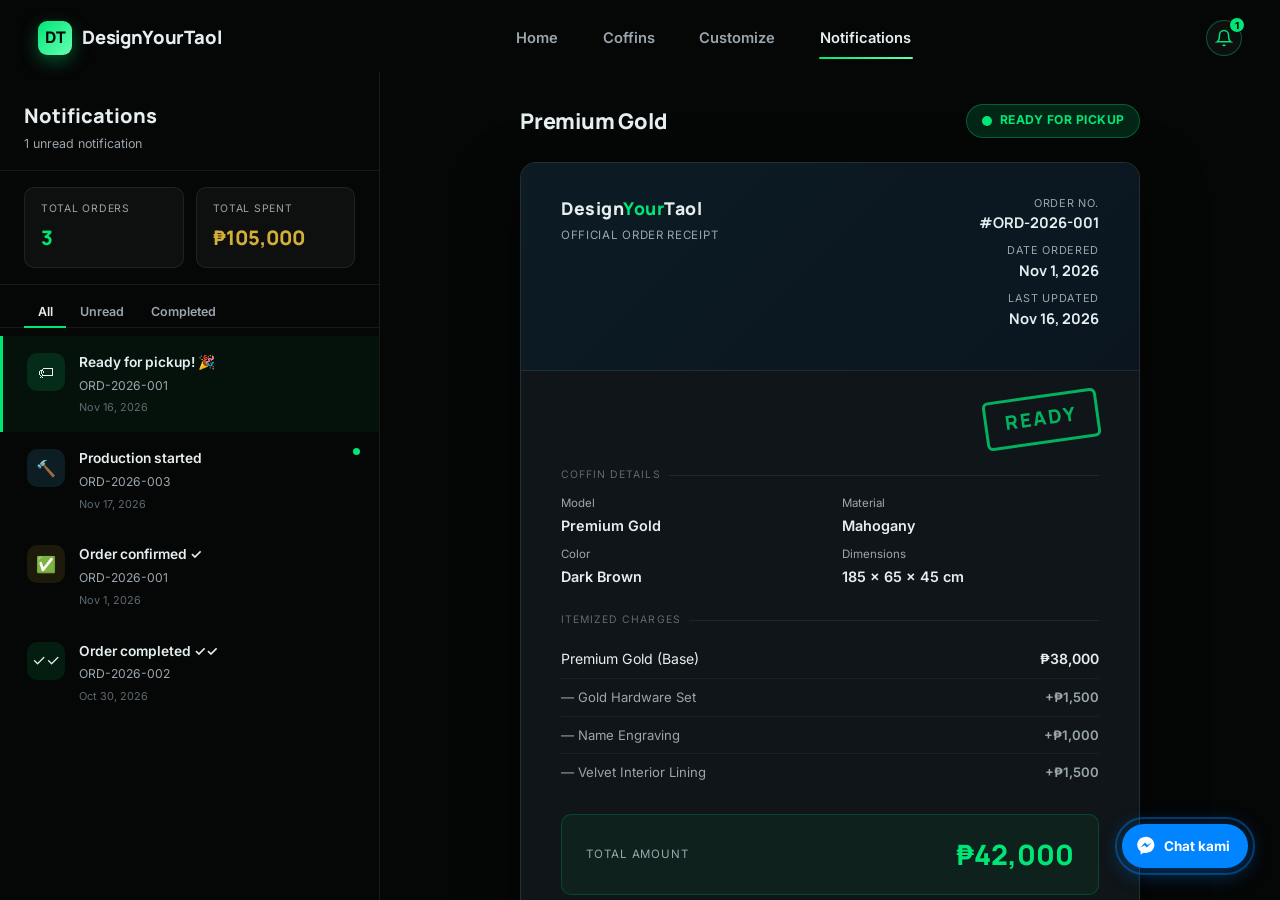
<file: notifications.html>
<!DOCTYPE html>
<html lang="en">
<head>
<meta charset="UTF-8">
<meta name="viewport" content="width=device-width, initial-scale=1.0">
<title>Notifications &amp; Orders — DesignYourTaol</title>
<link rel="preconnect" href="https://fonts.googleapis.com">
<link rel="preconnect" href="https://fonts.gstatic.com" crossorigin>
<link href="https://fonts.googleapis.com/css2?family=Manrope:wght@500;700;800&family=Inter:wght@400;500;600;700&display=swap" rel="stylesheet">
<link rel="stylesheet" href="css/style.css?v=5">
<style>
/* ---- page layout ---- */
body{ background:#050606; }
.notif-page{
  min-height:100vh; padding-top:72px;
  display:grid; grid-template-columns:380px 1fr; gap:0;
  max-width:1300px; margin:0 auto;
}
/* ---- sidebar ---- */
.notif-sidebar{
  border-right:1px solid rgba(255,255,255,0.08);
  display:flex; flex-direction:column; height:calc(100vh - 72px);
  position:sticky; top:72px; overflow:hidden;
}
.sidebar-header{
  padding:1.75rem 1.5rem 1rem;
  border-bottom:1px solid rgba(255,255,255,0.07);
  flex-shrink:0;
}
.sidebar-title{ font-family:'Manrope',sans-serif; font-size:1.25rem; font-weight:800; }
.sidebar-unread{ font-size:0.78rem; color:#9AA6AD; margin-top:0.2rem; }
/* summary cards */
.summary-row{
  display:grid; grid-template-columns:1fr 1fr; gap:0.75rem;
  padding:1rem 1.5rem; border-bottom:1px solid rgba(255,255,255,0.07);
  flex-shrink:0;
}
.summary-card{
  background:rgba(255,255,255,0.04); border:1px solid rgba(255,255,255,0.08);
  border-radius:10px; padding:0.85rem 1rem;
}
.summary-card .sc-label{ font-size:0.65rem; text-transform:uppercase; letter-spacing:0.07em; color:#9AA6AD; margin-bottom:0.3rem; }
.summary-card .sc-value{ font-family:'Manrope',sans-serif; font-size:1.25rem; font-weight:800; }
.summary-card .sc-value.green{ color:#00E676; }
.summary-card .sc-value.gold{ color:#d4af37; }
/* filter tabs */
.notif-tabs{
  display:flex; gap:0; padding:0.75rem 1.5rem 0;
  border-bottom:1px solid rgba(255,255,255,0.07); flex-shrink:0;
}
.ntab{
  font-size:0.78rem; font-weight:600; padding:0.45rem 0.85rem;
  border-radius:6px 6px 0 0; cursor:pointer; color:#9AA6AD;
  border:none; background:transparent; transition:color 0.18s, background 0.18s;
  border-bottom:2px solid transparent; margin-bottom:-1px;
}
.ntab.active{ color:#E6EEF0; border-bottom-color:#00E676; }
.ntab:hover:not(.active){ color:#E6EEF0; }
/* notification list */
.notif-list{ flex:1; overflow-y:auto; padding:0.5rem 0; }
.notif-list::-webkit-scrollbar{ width:4px; }
.notif-list::-webkit-scrollbar-track{ background:transparent; }
.notif-list::-webkit-scrollbar-thumb{ background:rgba(255,255,255,0.12); border-radius:2px; }
.notif-item{
  display:flex; align-items:flex-start; gap:0.85rem;
  padding:1rem 1.5rem; cursor:pointer;
  border-left:3px solid transparent;
  transition:background 0.18s, border-color 0.18s;
  position:relative;
}
.notif-item:hover{ background:rgba(255,255,255,0.03); }
.notif-item.active{ background:rgba(0,230,118,0.05); border-left-color:#00E676; }
.notif-item.unread::after{
  content:''; position:absolute; top:1rem; right:1.2rem;
  width:7px; height:7px; border-radius:50%; background:#00E676;
}
.notif-icon{
  width:38px; height:38px; border-radius:10px;
  display:flex; align-items:center; justify-content:center;
  font-size:1rem; flex-shrink:0; margin-top:1px;
}
.notif-icon.ready   { background:rgba(0,230,118,0.12); }
.notif-icon.progress{ background:rgba(64,196,255,0.12); }
.notif-icon.confirmed{background:rgba(212,175,55,0.12); }
.notif-icon.completed{background:rgba(0,230,118,0.10); }
.notif-icon.pending { background:rgba(255,194,75,0.12); }
.notif-body{ flex:1; min-width:0; }
.notif-body-title{ font-size:0.86rem; font-weight:600; margin-bottom:0.2rem; white-space:nowrap; overflow:hidden; text-overflow:ellipsis; }
.notif-body-sub{ font-size:0.76rem; color:#9AA6AD; white-space:nowrap; overflow:hidden; text-overflow:ellipsis; }
.notif-body-time{ font-size:0.68rem; color:#5E6A70; margin-top:0.25rem; }

/* ---- main panel ---- */
.notif-main{
  padding:2rem 2.5rem; overflow-y:auto;
  height:calc(100vh - 72px);
}
.notif-main::-webkit-scrollbar{ width:4px; }
.notif-main::-webkit-scrollbar-thumb{ background:rgba(255,255,255,0.10); border-radius:2px; }
/* empty state */
.notif-empty{
  display:flex; flex-direction:column; align-items:center; justify-content:center;
  height:100%; gap:1rem; color:#5E6A70; text-align:center;
}
.notif-empty svg{ opacity:0.3; }
.notif-empty p{ font-size:0.9rem; }

/* ---- receipt card ---- */
.receipt-wrap{ max-width:620px; margin:0 auto; }
.receipt-status-row{
  display:flex; align-items:center; justify-content:space-between;
  margin-bottom:1.5rem; flex-wrap:wrap; gap:0.75rem;
}
.receipt-status-row h2{ font-family:'Manrope',sans-serif; font-size:1.35rem; font-weight:800; }
.status-pill{
  display:inline-flex; align-items:center; gap:0.5rem;
  padding:0.4rem 0.9rem; border-radius:50px; font-size:0.76rem; font-weight:700;
  letter-spacing:0.04em; text-transform:uppercase;
}
.status-pill.ready    { background:rgba(0,230,118,0.14); color:#00E676; border:1px solid rgba(0,230,118,0.30); }
.status-pill.completed{ background:rgba(0,230,118,0.10); color:#66FFB3; border:1px solid rgba(0,230,118,0.20); }
.status-pill.in_progress{ background:rgba(64,196,255,0.14); color:#40C4FF; border:1px solid rgba(64,196,255,0.30); }
.status-pill.confirmed{ background:rgba(212,175,55,0.14); color:#d4af37; border:1px solid rgba(212,175,55,0.30); }
.status-pill.pending  { background:rgba(255,194,75,0.14); color:#FFC24B; border:1px solid rgba(255,194,75,0.30); }
/* the receipt itself */
.receipt{
  background:#0F1518; border:1px solid rgba(255,255,255,0.10);
  border-radius:16px; overflow:hidden;
  box-shadow:0 24px 60px rgba(0,0,0,0.5);
}
.receipt-top{
  background:linear-gradient(135deg,#0d1c24,#0a1520);
  padding:2rem 2.5rem; display:flex; align-items:flex-start; justify-content:space-between;
  border-bottom:1px solid rgba(255,255,255,0.08); flex-wrap:wrap; gap:1rem;
}
.receipt-brand{ display:flex; flex-direction:column; gap:0.3rem; }
.receipt-brand-name{ font-family:'Manrope',sans-serif; font-size:1.1rem; font-weight:800; letter-spacing:0.03em; }
.receipt-brand-name span{ color:#00E676; }
.receipt-brand-sub{ font-size:0.72rem; color:#9AA6AD; letter-spacing:0.06em; text-transform:uppercase; }
.receipt-meta{ text-align:right; }
.receipt-meta .rm-label{ font-size:0.68rem; color:#9AA6AD; text-transform:uppercase; letter-spacing:0.06em; }
.receipt-meta .rm-val{ font-family:'Manrope',sans-serif; font-size:0.92rem; font-weight:700; margin-bottom:0.5rem; }
/* stamp */
.receipt-stamp-wrap{ position:relative; padding:1.5rem 2.5rem 0; display:flex; justify-content:flex-end; }
.receipt-stamp{
  font-family:'Manrope',sans-serif; font-size:1.2rem; font-weight:800;
  letter-spacing:0.12em; text-transform:uppercase;
  padding:0.4rem 1.1rem; border-radius:6px; border:3px solid;
  transform:rotate(-8deg); opacity:0.75;
  display:inline-block;
}
.receipt-stamp.completed{ border-color:#00E676; color:#00E676; }
.receipt-stamp.ready    { border-color:#00E676; color:#00E676; }
.receipt-stamp.in_progress{ border-color:#40C4FF; color:#40C4FF; }
.receipt-stamp.confirmed  { border-color:#d4af37; color:#d4af37; }
.receipt-stamp.pending    { border-color:#FFC24B; color:#FFC24B; }
/* body */
.receipt-body{ padding:1.5rem 2.5rem 2rem; }
.receipt-section{ margin-bottom:1.5rem; }
.rs-label{
  font-size:0.65rem; text-transform:uppercase; letter-spacing:0.1em;
  color:#5E6A70; margin-bottom:0.75rem;
  display:flex; align-items:center; gap:0.5rem;
}
.rs-label::after{ content:''; flex:1; height:1px; background:rgba(255,255,255,0.07); }
.rs-grid{ display:grid; grid-template-columns:1fr 1fr; gap:0.5rem 1.5rem; }
.rs-field{ display:flex; flex-direction:column; gap:0.15rem; }
.rs-field .rsk{ font-size:0.72rem; color:#9AA6AD; }
.rs-field .rsv{ font-size:0.9rem; font-weight:600; }
/* line items */
.receipt-items{ width:100%; border-collapse:collapse; }
.receipt-items tr td{ padding:0.5rem 0; font-size:0.88rem; border-bottom:1px solid rgba(255,255,255,0.05); }
.receipt-items tr:last-child td{ border-bottom:none; }
.receipt-items .item-name{ color:#E6EEF0; }
.receipt-items .item-price{ text-align:right; color:#E6EEF0; font-weight:600; white-space:nowrap; }
.receipt-items .item-extra{ color:#9AA6AD; font-size:0.82rem; }
.receipt-items .item-extra .item-price{ color:#9AA6AD; }
.receipt-total-row{
  display:flex; align-items:center; justify-content:space-between;
  padding:1.1rem 1.5rem; margin-top:1rem;
  background:rgba(0,230,118,0.06); border:1px solid rgba(0,230,118,0.18);
  border-radius:10px;
}
.receipt-total-label{ font-size:0.72rem; text-transform:uppercase; letter-spacing:0.08em; color:#9AA6AD; }
.receipt-total-amount{ font-family:'Manrope',sans-serif; font-size:1.75rem; font-weight:800; color:#00E676; }
/* pickup info */
.receipt-pickup{
  background:rgba(255,255,255,0.03); border:1px solid rgba(255,255,255,0.07);
  border-radius:10px; padding:1rem 1.25rem;
  display:flex; align-items:flex-start; gap:0.75rem; margin-top:1rem;
}
.receipt-pickup svg{ flex-shrink:0; margin-top:2px; color:#9AA6AD; }
.pickup-text .pt-label{ font-size:0.68rem; text-transform:uppercase; letter-spacing:0.07em; color:#5E6A70; margin-bottom:0.2rem; }
.pickup-text .pt-addr{ font-size:0.86rem; color:#E6EEF0; font-weight:500; }
.pickup-text .pt-note{ font-size:0.78rem; color:#9AA6AD; margin-top:0.2rem; }
/* actions */
.receipt-actions{
  display:flex; gap:0.75rem; padding:1.25rem 2.5rem 2rem;
  border-top:1px solid rgba(255,255,255,0.07); flex-wrap:wrap;
}
.btn-print{
  display:inline-flex; align-items:center; gap:0.5rem;
  padding:0.65rem 1.25rem; border-radius:8px; font-size:0.84rem; font-weight:600;
  background:rgba(255,255,255,0.07); border:1px solid rgba(255,255,255,0.14); color:#E6EEF0;
  cursor:pointer; transition:background 0.18s;
}
.btn-print:hover{ background:rgba(255,255,255,0.12); }

/* ---- empty selected state ---- */
.empty-select{
  display:flex; flex-direction:column; align-items:center; justify-content:center;
  height:60%; gap:1.25rem; color:#5E6A70; text-align:center;
}
.empty-select .es-icon{ font-size:3rem; opacity:0.3; }
.empty-select p{ font-size:0.9rem; max-width:260px; line-height:1.6; }

/* ---- print styles ---- */
@media print{
  .notif-sidebar, .notif-tabs, .receipt-actions, .nav, #site-loader, .float-messenger, .summary-row, .sidebar-header{ display:none !important; }
  .notif-page{ display:block; padding:0; }
  .notif-main{ height:auto; overflow:visible; padding:0; }
  .receipt{ box-shadow:none; border:1px solid #ccc; }
  body{ background:#fff; color:#111; }
  .receipt-brand-name span, .receipt-total-amount{ color:#006633; }
}

/* ---- responsive ---- */
@media(max-width:860px){
  .notif-page{ grid-template-columns:1fr; }
  .notif-sidebar{ height:auto; position:static; border-right:none; border-bottom:1px solid rgba(255,255,255,0.08); }
  .notif-list{ max-height:280px; }
  .notif-main{ height:auto; }
}
</style>
</head>
<body>

<!-- nav -->
<nav class="nav" aria-label="Primary">
  <div class="nav-inner">
    <a href="index.html" class="brand"><span class="brand-mark">DT</span> DesignYourTaol</a>
    <ul class="nav-links">
      <li><a href="index.html">Home</a></li>
      <li><a href="index.html#coffins">Coffins</a></li>
      <li><a href="customize.html">Customize</a></li>
      <li><a href="notifications.html" class="active">Notifications</a></li>
    </ul>
    <div class="nav-actions">
      <a href="notifications.html" class="nav-notif-btn active" aria-label="Notifications">
        <svg width="18" height="18" viewBox="0 0 24 24" fill="none" stroke="currentColor" stroke-width="2"><path d="M18 8A6 6 0 0 0 6 8c0 7-3 9-3 9h18s-3-2-3-9"/><path d="M13.73 21a2 2 0 0 1-3.46 0"/></svg>
        <span class="notif-badge" id="notif-badge" style="display:none">0</span>
      </a>
      <button class="nav-toggle" aria-label="Open menu" aria-expanded="false">
        <svg width="18" height="18" viewBox="0 0 24 24" fill="none" stroke="currentColor" stroke-width="2"><line x1="3" y1="6" x2="21" y2="6"/><line x1="3" y1="12" x2="21" y2="12"/><line x1="3" y1="18" x2="21" y2="18"/></svg>
      </button>
    </div>
  </div>
</nav>

<main class="notif-page">
  <!-- ===== SIDEBAR ===== -->
  <aside class="notif-sidebar">
    <div class="sidebar-header">
      <div class="sidebar-title">Notifications</div>
      <div class="sidebar-unread" id="sidebar-unread">Loading…</div>
    </div>

    <div class="summary-row">
      <div class="summary-card">
        <div class="sc-label">Total Orders</div>
        <div class="sc-value green" id="stat-orders">—</div>
      </div>
      <div class="summary-card">
        <div class="sc-label">Total Spent</div>
        <div class="sc-value gold" id="stat-total">—</div>
      </div>
    </div>

    <div class="notif-tabs">
      <button class="ntab active" data-filter="all">All</button>
      <button class="ntab" data-filter="unread">Unread</button>
      <button class="ntab" data-filter="completed">Completed</button>
    </div>

    <div class="notif-list" id="notif-list"></div>
  </aside>

  <!-- ===== MAIN ===== -->
  <section class="notif-main" id="notif-main">
    <div class="empty-select">
      <div class="es-icon">🔔</div>
      <p>Select a notification to see the full order details and receipt.</p>
    </div>
  </section>
</main>

<!-- floating messenger -->
<a href="https://m.me/DesignYourTaol" target="_blank" rel="noopener noreferrer"
   class="float-messenger" aria-label="Chat with us on Messenger">
  <svg width="20" height="20" viewBox="0 0 48 48" fill="currentColor"><path d="M24 2C12.4 2 3 10.6 3 21.2c0 6.3 3.1 11.9 8 15.6v7.6l7.4-4c1.5.4 3.1.6 4.7.6 11.6 0 21-8.6 21-19.2S35.6 2 24 2zm2.1 25.8l-5.4-5.7-10.4 5.7 11.5-12.1 5.5 5.7 10.3-5.7-11.5 12.1z"/></svg>
  <span>Chat kami</span>
</a>

<script>
(function(){
  /* ======================================================
     MOCK DATA — replace with real API calls when backend exists
     ====================================================== */
  var SAMPLE_ORDERS = [
    {
      id:'ORD-2026-001',
      coffin:'Premium Gold',
      material:'Mahogany',
      color:'Dark Brown',
      dimensions:'185 × 65 × 45 cm',
      extras:[
        {name:'Gold Hardware Set',   price:1500},
        {name:'Name Engraving',      price:1000},
        {name:'Velvet Interior Lining', price:1500}
      ],
      basePrice:38000,
      status:'ready',
      orderedAt:'2026-11-01T09:00:00',
      updatedAt:'2026-11-16T10:30:00',
      pickup:'DesignYourTaol Showroom, Brgy. San Roque, Quezon City',
      note:'Ready for viewing and final approval. Please bring a valid ID.'
    },
    {
      id:'ORD-2026-002',
      coffin:'Royal Heritage',
      material:'Mahogany',
      color:'Mahogany Red',
      dimensions:'180 × 62 × 42 cm',
      extras:[
        {name:'Brass Hardware Set', price:1200},
        {name:'Custom Cross Detail',price:800}
      ],
      basePrice:33000,
      status:'completed',
      orderedAt:'2026-10-20T14:00:00',
      updatedAt:'2026-10-30T16:00:00',
      pickup:'DesignYourTaol Showroom, Brgy. San Roque, Quezon City',
      note:'Order completed and delivered.'
    },
    {
      id:'ORD-2026-003',
      coffin:'Modern Serenity',
      material:'Engineered Wood',
      color:'Matte Black',
      dimensions:'183 × 60 × 40 cm',
      extras:[
        {name:'Stainless Steel Hardware', price:1000},
        {name:'Foam Padding Upgrade',     price:700}
      ],
      basePrice:26300,
      status:'in_progress',
      orderedAt:'2026-11-15T11:00:00',
      updatedAt:'2026-11-17T08:00:00',
      pickup:'DesignYourTaol Showroom, Brgy. San Roque, Quezon City',
      note:'Estimated completion: 3–5 business days.'
    }
  ];

  var SAMPLE_NOTIFS = [
    {id:'N-003',orderId:'ORD-2026-001',type:'ready',
     title:'Ready for pickup! 🎉',
     body:'Your Premium Gold coffin is finished. Come visit our showroom for final approval.',
     ts:'2026-11-16T10:30:00',read:false},
    {id:'N-004',orderId:'ORD-2026-003',type:'progress',
     title:'Production started',
     body:'Your Modern Serenity is now being crafted by our team.',
     ts:'2026-11-17T08:00:00',read:false},
    {id:'N-002',orderId:'ORD-2026-001',type:'confirmed',
     title:'Order confirmed ✓',
     body:'Your Premium Gold order has been received and confirmed.',
     ts:'2026-11-01T09:15:00',read:true},
    {id:'N-001',orderId:'ORD-2026-002',type:'completed',
     title:'Order completed ✓✓',
     body:'Your Royal Heritage order is fully completed.',
     ts:'2026-10-30T16:00:00',read:true}
  ];

  var STATUS_INFO = {
    pending:    {label:'Pending Review',    stamp:'PENDING',    dot:'#FFC24B'},
    confirmed:  {label:'Order Confirmed',   stamp:'CONFIRMED',  dot:'#d4af37'},
    in_progress:{label:'Being Made',        stamp:'IN PROGRESS',dot:'#40C4FF'},
    ready:      {label:'Ready for Pickup',  stamp:'READY',      dot:'#00E676'},
    completed:  {label:'Completed',         stamp:'COMPLETED',  dot:'#00E676'}
  };

  var TYPE_ICON = {
    ready:'🏷', progress:'🔨', confirmed:'✅', completed:'✓✓', pending:'⏳'
  };

  /* ======================================================
     LOCAL STORAGE
     ====================================================== */
  function load(key, fallback){
    try{ var v=localStorage.getItem(key); return v?JSON.parse(v):fallback; }catch(e){ return fallback; }
  }
  function save(key, val){
    try{ localStorage.setItem(key,JSON.stringify(val)); }catch(e){}
  }

  function getOrders(){
    var o=load('dyt_orders',null);
    if(!o){ save('dyt_orders',SAMPLE_ORDERS); return SAMPLE_ORDERS; }
    return o;
  }
  function getNotifs(){
    var n=load('dyt_notifs',null);
    if(!n){ save('dyt_notifs',SAMPLE_NOTIFS); return SAMPLE_NOTIFS; }
    return n;
  }
  function markRead(nid){
    var ns=getNotifs().map(function(n){ return n.id===nid?Object.assign({},n,{read:true}):n; });
    save('dyt_notifs',ns);
    return ns;
  }

  /* ======================================================
     HELPERS
     ====================================================== */
  function peso(n){ return '₱'+Number(n).toLocaleString('en-PH'); }
  function fmtDate(ts){
    var d=new Date(ts);
    return d.toLocaleDateString('en-PH',{month:'short',day:'numeric',year:'numeric'});
  }
  function fmtTime(ts){
    var d=new Date(ts);
    var now=new Date();
    var diff=Math.floor((now-d)/1000);
    if(diff<60) return 'Just now';
    if(diff<3600) return Math.floor(diff/60)+' mins ago';
    if(diff<86400) return Math.floor(diff/3600)+' hrs ago';
    if(diff<172800) return 'Yesterday';
    return fmtDate(ts);
  }
  function orderTotal(o){
    return o.basePrice+(o.extras||[]).reduce(function(s,e){return s+e.price;},0);
  }

  /* ======================================================
     RENDER NOTIFICATION LIST
     ====================================================== */
  var activeNid=null, activeFilter='all';

  function renderList(){
    var ns=getNotifs(), os=getOrders();
    // filter
    var filtered=ns.filter(function(n){
      if(activeFilter==='unread') return !n.read;
      if(activeFilter==='completed'){
        var o=os.find(function(x){return x.id===n.orderId;});
        return o&&o.status==='completed';
      }
      return true;
    });

    var ul=document.getElementById('notif-list');
    ul.innerHTML='';
    if(!filtered.length){
      ul.innerHTML='<div style="padding:2rem 1.5rem;color:#5E6A70;font-size:0.85rem;text-align:center;">No notifications here.</div>';
      return;
    }
    filtered.forEach(function(n){
      var li=document.createElement('div');
      li.className='notif-item'+(n.read?'':' unread')+(n.id===activeNid?' active':'');
      li.dataset.id=n.id;
      li.innerHTML=
        '<div class="notif-icon '+n.type+'">'+( TYPE_ICON[n.type]||'🔔')+'</div>'+
        '<div class="notif-body">'+
          '<div class="notif-body-title">'+n.title+'</div>'+
          '<div class="notif-body-sub">'+n.orderId+'</div>'+
          '<div class="notif-body-time">'+fmtTime(n.ts)+'</div>'+
        '</div>';
      li.addEventListener('click',function(){ selectNotif(n.id); });
      ul.appendChild(li);
    });
  }

  /* ======================================================
     RENDER RECEIPT / ORDER DETAIL
     ====================================================== */
  function selectNotif(nid){
    activeNid=nid;
    var ns=markRead(nid);
    var n=ns.find(function(x){return x.id===nid;});
    if(!n) return;
    var o=getOrders().find(function(x){return x.id===n.orderId;});
    if(!o) return;

    renderList(); // refresh list (mark read)
    updateBadge();

    var total=orderTotal(o);
    var si=STATUS_INFO[o.status]||STATUS_INFO['pending'];

    var main=document.getElementById('notif-main');
    main.innerHTML=
      '<div class="receipt-wrap">'+
        '<div class="receipt-status-row">'+
          '<h2>'+o.coffin+'</h2>'+
          '<span class="status-pill '+o.status+'">'+
            '<svg width="10" height="10" viewBox="0 0 10 10"><circle cx="5" cy="5" r="5" fill="currentColor"/></svg>'+
            si.label+
          '</span>'+
        '</div>'+

        '<div class="receipt">'+
          /* top */
          '<div class="receipt-top">'+
            '<div class="receipt-brand">'+
              '<div class="receipt-brand-name">Design<span>Your</span>Taol</div>'+
              '<div class="receipt-brand-sub">Official Order Receipt</div>'+
            '</div>'+
            '<div class="receipt-meta">'+
              '<div class="rm-label">Order No.</div>'+
              '<div class="rm-val">#'+o.id+'</div>'+
              '<div class="rm-label">Date Ordered</div>'+
              '<div class="rm-val">'+fmtDate(o.orderedAt)+'</div>'+
              '<div class="rm-label">Last Updated</div>'+
              '<div class="rm-val">'+fmtDate(o.updatedAt)+'</div>'+
            '</div>'+
          '</div>'+

          /* stamp */
          '<div class="receipt-stamp-wrap">'+
            '<span class="receipt-stamp '+o.status+'">'+si.stamp+'</span>'+
          '</div>'+

          /* body */
          '<div class="receipt-body">'+
            /* coffin details */
            '<div class="receipt-section">'+
              '<div class="rs-label">Coffin Details</div>'+
              '<div class="rs-grid">'+
                '<div class="rs-field"><span class="rsk">Model</span><span class="rsv">'+o.coffin+'</span></div>'+
                '<div class="rs-field"><span class="rsk">Material</span><span class="rsv">'+o.material+'</span></div>'+
                '<div class="rs-field"><span class="rsk">Color</span><span class="rsv">'+o.color+'</span></div>'+
                '<div class="rs-field"><span class="rsk">Dimensions</span><span class="rsv">'+o.dimensions+'</span></div>'+
              '</div>'+
            '</div>'+

            /* line items */
            '<div class="receipt-section">'+
              '<div class="rs-label">Itemized Charges</div>'+
              '<table class="receipt-items">'+
                '<tr><td class="item-name">'+o.coffin+' (Base)</td><td class="item-price">'+peso(o.basePrice)+'</td></tr>'+
                (o.extras||[]).map(function(e){
                  return '<tr><td class="item-extra">— '+e.name+'</td><td class="item-extra item-price">+'+peso(e.price)+'</td></tr>';
                }).join('')+
              '</table>'+
            '</div>'+

            /* total */
            '<div class="receipt-total-row">'+
              '<div>'+
                '<div class="receipt-total-label">Total Amount</div>'+
              '</div>'+
              '<div class="receipt-total-amount">'+peso(total)+'</div>'+
            '</div>'+

            /* pickup */
            '<div class="receipt-pickup">'+
              '<svg width="18" height="18" viewBox="0 0 24 24" fill="none" stroke="currentColor" stroke-width="2"><path d="M21 10c0 7-9 13-9 13s-9-6-9-13a9 9 0 0 1 18 0z"/><circle cx="12" cy="10" r="3"/></svg>'+
              '<div class="pickup-text">'+
                '<div class="pt-label">Pickup / Visit Location</div>'+
                '<div class="pt-addr">'+o.pickup+'</div>'+
                '<div class="pt-note">'+o.note+'</div>'+
              '</div>'+
            '</div>'+
          '</div>'+/* end receipt-body */

          /* actions */
          '<div class="receipt-actions">'+
            '<button class="btn-print" onclick="window.print()">'+
              '<svg width="15" height="15" viewBox="0 0 24 24" fill="none" stroke="currentColor" stroke-width="2"><polyline points="6 9 6 2 18 2 18 9"/><path d="M6 18H4a2 2 0 0 1-2-2v-5a2 2 0 0 1 2-2h16a2 2 0 0 1 2 2v5a2 2 0 0 1-2 2h-2"/><rect x="6" y="14" width="12" height="8"/></svg>'+
              'Print Receipt'+
            '</button>'+
            '<button class="btn-print" onclick="copyRef(\''+o.id+'\')">'+
              '<svg width="15" height="15" viewBox="0 0 24 24" fill="none" stroke="currentColor" stroke-width="2"><rect x="9" y="9" width="13" height="13" rx="2"/><path d="M5 15H4a2 2 0 0 1-2-2V4a2 2 0 0 1 2-2h9a2 2 0 0 1 2 2v1"/></svg>'+
              'Copy Reference No.'+
            '</button>'+
          '</div>'+

        '</div>'+/* end receipt */
      '</div>';
  }

  function copyRef(ref){
    try{ navigator.clipboard.writeText(ref); }catch(e){}
    var btn=document.querySelector('.receipt-actions .btn-print:last-child');
    if(btn){ var orig=btn.textContent; btn.textContent='Copied!'; setTimeout(function(){btn.textContent=orig;},1800); }
  }
  window.copyRef=copyRef;

  /* ======================================================
     STATS & BADGE
     ====================================================== */
  function updateStats(){
    var os=getOrders();
    var total=os.reduce(function(s,o){return s+orderTotal(o);},0);
    document.getElementById('stat-orders').textContent=os.length;
    document.getElementById('stat-total').textContent=peso(total);
  }
  function updateBadge(){
    var cnt=getNotifs().filter(function(n){return !n.read;}).length;
    var badge=document.getElementById('notif-badge');
    var side=document.getElementById('sidebar-unread');
    if(badge){ badge.style.display=cnt?'':'none'; badge.textContent=cnt; }
    if(side) side.textContent=cnt?cnt+' unread notification'+(cnt>1?'s':''):' All caught up ✓';
  }

  /* ======================================================
     FILTER TABS
     ====================================================== */
  document.querySelectorAll('.ntab').forEach(function(btn){
    btn.addEventListener('click',function(){
      activeFilter=btn.dataset.filter;
      document.querySelectorAll('.ntab').forEach(function(b){b.classList.remove('active');});
      btn.classList.add('active');
      renderList();
    });
  });

  /* ======================================================
     BOOT
     ====================================================== */
  function boot(){
    updateStats();
    updateBadge();
    renderList();
    /* auto-select first unread */
    var first=getNotifs().find(function(n){return !n.read;});
    if(first) selectNotif(first.id);
  }

  if(document.readyState==='loading'){
    document.addEventListener('DOMContentLoaded', boot);
  } else {
    boot();
  }
})();
</script>
</body>
</html>
</file>
<file: css/style.css>
/* ============================================================
   DesignYourTaol — Core Stylesheet
   Design tokens + base + shared components (nav, buttons, cards,
   sections, forms, footer). Studio-specific layout lives in
   customize.css. Keyframes live in animations.css.
   ============================================================ */

/* ---------- Design tokens ---------- */
:root{
  /* surfaces */
  --bg-0:#050606;
  --bg-1:#080B0D;
  --bg-2:#0B0F12;
  --card:#0F1518;
  --card-alt:#12191D;
  --glass: rgba(255,255,255,0.04);
  --glass-strong: rgba(255,255,255,0.07);
  --border: rgba(255,255,255,0.08);
  --border-strong: rgba(255,255,255,0.14);

  /* text */
  --text-1:#E6EEF0;
  --text-2:#9AA6AD;
  --text-3:#5E6A70;

  /* accent */
  --accent:#00E676;
  --accent-2:#66FFB3;
  --accent-dim: rgba(0,230,118,0.14);
  --accent-line: rgba(0,230,118,0.35);

  /* status */
  --danger:#FF5A5F;
  --warn:#FFC24B;

  /* type */
  --font-display: 'Manrope', 'Inter', sans-serif;
  --font-body: 'Inter', 'Manrope', sans-serif;

  /* spacing scale */
  --sp-1: 0.4rem;
  --sp-2: 0.8rem;
  --sp-3: 1.2rem;
  --sp-4: 1.8rem;
  --sp-5: 2.6rem;
  --sp-6: 4rem;
  --sp-7: 6rem;
  --sp-8: 9rem;

  /* radius */
  --r-sm: 8px;
  --r-md: 14px;
  --r-lg: 22px;
  --r-full: 999px;

  /* shadow */
  --shadow-card: 0 20px 60px rgba(0,0,0,0.55);
  --shadow-glow: 0 0 50px rgba(0,230,118,0.16);
  --shadow-soft: 0 10px 30px rgba(0,0,0,0.35);

  /* motion */
  --ease: cubic-bezier(.22,.9,.28,1);
  --fast: .25s;
  --med: .5s;
  --slow: .9s;

  --nav-h: 76px;
}

/* ---------- Reset ---------- */
*, *::before, *::after{ box-sizing: border-box; }
html{ scroll-behavior: smooth; }
body{
  margin:0;
  background: radial-gradient(ellipse at 20% -10%, rgba(0,230,118,0.06), transparent 40%),
              radial-gradient(ellipse at 90% 10%, rgba(0,230,118,0.04), transparent 35%),
              var(--bg-0);
  color: var(--text-1);
  font-family: var(--font-body);
  -webkit-font-smoothing: antialiased;
  line-height: 1.55;
  overflow-x: hidden;
}
img{ max-width:100%; display:block; }
a{ color:inherit; text-decoration:none; }
button{ font-family: inherit; cursor:pointer; }
input, textarea, select{ font-family: inherit; }
ul{ list-style:none; margin:0; padding:0; }
h1,h2,h3,h4,p{ margin:0; }
::selection{ background: var(--accent-dim); color: var(--accent-2); }

@media (prefers-reduced-motion: reduce){
  *{ animation-duration: 0.001ms !important; animation-iteration-count: 1 !important; transition-duration: 0.001ms !important; scroll-behavior:auto !important; }
}

/* focus visibility (accessibility) */
:focus-visible{
  outline: 2px solid var(--accent);
  outline-offset: 3px;
  border-radius: 4px;
}

/* ---------- Typography ---------- */
.eyebrow{
  font-family: var(--font-body);
  font-size: 0.72rem;
  font-weight: 600;
  letter-spacing: 0.16em;
  text-transform: uppercase;
  color: var(--accent-2);
  display:inline-flex;
  align-items:center;
  gap: 0.5em;
}
.eyebrow::before{
  content:'';
  width: 6px; height:6px; border-radius:50%;
  background: var(--accent);
  box-shadow: 0 0 10px var(--accent);
}
h1,h2,h3,h4{ font-family: var(--font-display); font-weight: 800; letter-spacing: -0.01em; color: var(--text-1); }
.section-title{ font-size: clamp(1.8rem, 3.2vw, 2.6rem); font-weight: 800; }
.section-sub{ color: var(--text-2); font-size: 1.02rem; max-width: 56ch; margin-top: var(--sp-2); }
.text-muted{ color: var(--text-2); }

/* ---------- Layout ---------- */
.container{ width: min(1240px, 92%); margin-inline:auto; }
.section{ padding: var(--sp-7) 0; position: relative; }
.section-head{ margin-bottom: var(--sp-5); }
.section-head.center{ text-align:center; margin-inline:auto; }
.grid{ display:grid; gap: var(--sp-4); }

/* ---------- Buttons ---------- */
.btn{
  --btn-fg: var(--bg-0);
  display:inline-flex; align-items:center; justify-content:center; gap: 0.55em;
  padding: 0.95rem 1.7rem;
  border-radius: var(--r-full);
  border: 1px solid transparent;
  font-weight: 700;
  font-size: 0.95rem;
  letter-spacing: 0.01em;
  transition: transform var(--fast) var(--ease), box-shadow var(--fast) var(--ease), background var(--fast) var(--ease), border-color var(--fast) var(--ease), color var(--fast) var(--ease);
  white-space: nowrap;
}
.btn svg{ width:1em; height:1em; }
.btn-primary{
  background: linear-gradient(135deg, var(--accent), var(--accent-2));
  color: var(--btn-fg);
  box-shadow: 0 10px 30px rgba(0,230,118,0.22);
}
.btn-primary:hover{ transform: translateY(-2px); box-shadow: 0 14px 40px rgba(0,230,118,0.32); }
.btn-secondary{
  background: var(--glass);
  color: var(--text-1);
  border-color: var(--border-strong);
  backdrop-filter: blur(10px);
}
.btn-secondary:hover{ transform: translateY(-2px); border-color: var(--accent-line); background: var(--glass-strong); }
.btn-ghost{
  background: transparent; color: var(--text-2); border-color: var(--border);
}
.btn-ghost:hover{ color: var(--text-1); border-color: var(--border-strong); }
.btn-danger{ background: rgba(255,90,95,0.12); color:#FF9A9E; border-color: rgba(255,90,95,0.35); }
.btn-danger:hover{ background: rgba(255,90,95,0.2); transform: translateY(-2px); }
.btn-sm{ padding: 0.6rem 1.1rem; font-size: 0.82rem; }
.btn-block{ width:100%; }
.btn:disabled{ opacity:0.4; pointer-events:none; }
.btn-icon{
  width: 44px; height:44px; padding:0; border-radius:50%;
  background: var(--glass); border:1px solid var(--border-strong); color: var(--text-1);
  display:inline-flex; align-items:center; justify-content:center;
  backdrop-filter: blur(10px);
}
.btn-icon:hover{ border-color: var(--accent-line); color: var(--accent-2); transform: translateY(-2px); }

/* ---------- Glass surface ---------- */
.glass{
  background: var(--glass);
  border: 1px solid var(--border);
  backdrop-filter: blur(16px);
  -webkit-backdrop-filter: blur(16px);
}

/* ---------- Navigation ---------- */
.nav{
  position: fixed; top:0; left:0; right:0; z-index: 500;
  height: var(--nav-h);
  display:flex; align-items:center;
  border-bottom: 1px solid transparent;
  transition: background var(--med) var(--ease), border-color var(--med) var(--ease), backdrop-filter var(--med) var(--ease);
}
.nav.scrolled{
  background: rgba(5,6,6,0.72);
  border-bottom-color: var(--border);
  backdrop-filter: blur(18px);
  -webkit-backdrop-filter: blur(18px);
}
.nav-inner{ width:min(1280px,94%); margin-inline:auto; display:flex; align-items:center; justify-content:space-between; gap: var(--sp-4); }
.brand{ display:flex; align-items:center; gap:0.6rem; font-family: var(--font-display); font-weight:800; font-size:1.15rem; letter-spacing:-0.01em; }
.brand-mark{
  width:34px; height:34px; border-radius:9px;
  background: linear-gradient(135deg, var(--accent), var(--accent-2));
  display:flex; align-items:center; justify-content:center;
  color: var(--bg-0); font-weight:900; font-size:1rem;
  box-shadow: 0 6px 18px rgba(0,230,118,0.35);
}
.nav-links{ display:flex; align-items:center; gap: var(--sp-5); }
.nav-links a{
  position:relative; font-size:0.92rem; font-weight:600; color: var(--text-2);
  padding: 0.4rem 0.1rem; transition: color var(--fast) var(--ease);
}
.nav-links a::after{
  content:''; position:absolute; left:0; right:0; bottom:-6px; height:2px;
  background: linear-gradient(90deg,var(--accent),var(--accent-2)); border-radius:2px;
  transform: scaleX(0); transform-origin:left; transition: transform var(--fast) var(--ease);
}
.nav-links a:hover, .nav-links a.active{ color: var(--text-1); }
.nav-links a.active::after, .nav-links a:hover::after{ transform: scaleX(1); }
.nav-actions{ display:flex; align-items:center; gap: var(--sp-3); }
.nav-toggle{ display:none; }

@media (max-width: 900px){
  .nav-links{
    position:fixed; inset: var(--nav-h) 0 0 auto; width:min(320px,86%);
    background: rgba(8,11,13,0.97); backdrop-filter: blur(20px);
    flex-direction:column; align-items:flex-start; gap: var(--sp-2);
    padding: var(--sp-5) var(--sp-4);
    border-left: 1px solid var(--border);
    transform: translateX(100%); transition: transform var(--med) var(--ease);
  }
  .nav-links.open{ transform: translateX(0); }
  .nav-toggle{
    display:flex; width:42px; height:42px; border-radius:10px; background: var(--glass);
    border:1px solid var(--border-strong); align-items:center; justify-content:center; color: var(--text-1);
  }
  .nav-actions .btn-primary{ display:none; }
  .nav-links .btn-primary{ display:inline-flex; margin-top: var(--sp-2); }
}

/* ---------- Hero ---------- */
.hero{
  position:relative; min-height: 100vh; display:flex; align-items:center;
  padding-top: var(--nav-h); overflow:hidden;
}
.hero-bg-canvas{ position:absolute; inset:0; z-index:0; opacity:0.9; }
.hero-grid-fade{
  position:absolute; inset:0; z-index:1; pointer-events:none;
  background: linear-gradient(180deg, transparent 40%, var(--bg-0) 96%);
}
.hero-inner{ position:relative; z-index:2; width:min(1240px,92%); margin-inline:auto; display:grid; grid-template-columns: 1.05fr 0.95fr; gap: var(--sp-6); align-items:center; padding: var(--sp-6) 0; }
.hero-eyebrow{ margin-bottom: var(--sp-3); opacity:0; }
.hero h1{
  font-size: clamp(2.4rem, 5vw, 3.9rem); line-height:1.06; overflow:hidden;
}
.hero h1 .line{ display:block; overflow:hidden; }
.hero h1 .line span{ display:block; transform: translateY(110%); }
.hero h1 .accent-text{ background: linear-gradient(120deg,var(--accent),var(--accent-2)); -webkit-background-clip:text; background-clip:text; color:transparent; }
.hero-desc{ margin-top: var(--sp-4); font-size:1.08rem; color: var(--text-2); max-width:46ch; opacity:0; transform: translateY(14px); }
.hero-cta{ margin-top: var(--sp-5); display:flex; gap: var(--sp-3); flex-wrap:wrap; opacity:0; }
.hero-stats{ display:flex; gap: var(--sp-6); margin-top: var(--sp-6); opacity:0; }
.hero-stat b{ display:block; font-family: var(--font-display); font-size:1.5rem; color: var(--text-1); }
.hero-stat span{ font-size:0.8rem; color: var(--text-2); }
.hero-visual{ position:relative; aspect-ratio: 1/1; border-radius: var(--r-lg); overflow:hidden; opacity:1; }
.hero-visual canvas{ width:100%; height:100%; display:block; }
.hero-visual-frame{
  position:absolute; inset:0; border-radius: var(--r-lg); border:1px solid var(--border-strong);
  box-shadow: inset 0 0 80px rgba(0,0,0,0.5), var(--shadow-glow);
  pointer-events:none;
}
.hero-visual-badge{
  position:absolute; top: var(--sp-3); left: var(--sp-3); z-index:3;
  padding: 0.5rem 0.9rem; border-radius: var(--r-full); font-size:0.72rem; font-weight:700; letter-spacing:0.06em;
  display:flex; align-items:center; gap:0.5rem;
}
.pulse-dot{ width:7px; height:7px; border-radius:50%; background: var(--accent); box-shadow:0 0 12px var(--accent); animation: pulse 2s ease-in-out infinite; }
.scroll-cue{
  position:absolute; bottom: var(--sp-4); left:50%; transform: translateX(-50%); z-index:2;
  display:flex; flex-direction:column; align-items:center; gap:0.5rem; color: var(--text-3); font-size:0.72rem;
  letter-spacing:0.1em; text-transform:uppercase; opacity:0;
}
.scroll-cue .stem{ width:1px; height:30px; background: linear-gradient(180deg, var(--text-2), transparent); }

/* ---------- Hero coffin overlay elements ---------- */
.hero-coffin-info{
  position: absolute;
  bottom: var(--sp-3);
  left: var(--sp-3);
  right: var(--sp-3);
  padding: 0.85rem 1.1rem;
  border-radius: var(--r-md);
  display: flex;
  align-items: center;
  justify-content: space-between;
  gap: var(--sp-3);
  z-index: 3;
  opacity: 1;
  transition: opacity 0.3s var(--ease);
}
.hero-coffin-info.switching{ opacity: 0; }
.hero-coffin-meta{ display: flex; flex-direction: column; gap: 0.12rem; min-width: 0; }
.hero-coffin-tagline{
  font-size: 0.6rem;
  font-weight: 700;
  letter-spacing: 0.14em;
  text-transform: uppercase;
  color: var(--accent-2);
}
.hero-coffin-name{
  font-family: var(--font-display);
  font-weight: 800;
  font-size: 1rem;
  color: var(--text-1);
  white-space: nowrap;
  overflow: hidden;
  text-overflow: ellipsis;
}
.hero-coffin-price{
  font-family: var(--font-display);
  font-weight: 800;
  font-size: 1.25rem;
  white-space: nowrap;
  background: linear-gradient(120deg, var(--accent), var(--accent-2));
  -webkit-background-clip: text;
  background-clip: text;
  color: transparent;
  flex-shrink: 0;
}

.hero-coffin-dots{
  position: absolute;
  top: 50%;
  right: var(--sp-3);
  transform: translateY(-50%);
  display: flex;
  flex-direction: column;
  align-items: center;
  gap: 0.55rem;
  z-index: 3;
}
.coffin-dot{
  width: 7px;
  height: 7px;
  border-radius: 50%;
  border: 1.5px solid var(--border-strong);
  background: transparent;
  cursor: pointer;
  padding: 0;
  transition: background 0.3s var(--ease), border-color 0.3s var(--ease), transform 0.3s var(--ease), box-shadow 0.3s var(--ease);
}
.coffin-dot.active{
  background: var(--accent);
  border-color: var(--accent);
  transform: scale(1.4);
  box-shadow: 0 0 10px var(--accent);
}
.coffin-dot:hover:not(.active){
  border-color: var(--accent-line);
  background: var(--accent-dim);
}


@media (max-width: 980px){
  .hero-inner{ grid-template-columns:1fr; }
  .hero-visual{ order:-1; max-width:420px; margin-inline:auto; width:100%; }
  .hero-stats{ gap: var(--sp-5); }
}

/* ---------- Catalog ---------- */
.catalog-grid{ grid-template-columns: repeat(3, 1fr); }
.coffin-card{
  background: var(--card);
  border: 1px solid var(--border);
  border-radius: var(--r-lg);
  overflow:hidden;
  display:flex; flex-direction:column;
  transition: transform var(--med) var(--ease), border-color var(--med) var(--ease), box-shadow var(--med) var(--ease);
}
.coffin-card:hover{ transform: translateY(-6px); border-color: var(--accent-line); box-shadow: var(--shadow-card); }
.coffin-card-media{
  position:relative; aspect-ratio: 4/3; overflow:hidden;
  display:flex; align-items:center; justify-content:center;
}
.coffin-card-media svg{ width:74%; height:74%; }
.coffin-card-tag{
  position:absolute; top:14px; left:14px; z-index:2;
  font-size:0.68rem; font-weight:700; letter-spacing:0.06em; text-transform:uppercase;
  padding:0.35rem 0.7rem; border-radius: var(--r-full);
  background: rgba(0,0,0,0.5); border:1px solid var(--border-strong); color: var(--accent-2);
  backdrop-filter: blur(6px);
}
.coffin-card-body{ padding: var(--sp-4); display:flex; flex-direction:column; gap: var(--sp-2); flex:1; }
.coffin-card-body h3{ font-size:1.2rem; }
.coffin-card-body p{ color: var(--text-2); font-size:0.9rem; }
.coffin-card-meta{ display:flex; gap: var(--sp-3); font-size:0.78rem; color: var(--text-2); margin-top:0.2rem; }
.coffin-card-meta span{ display:flex; align-items:center; gap:0.35rem; }
.coffin-card-foot{ display:flex; align-items:center; justify-content:space-between; margin-top:auto; padding-top: var(--sp-3); border-top:1px solid var(--border); }
.coffin-card-price{ font-family: var(--font-display); font-weight:800; font-size:1.15rem; }
.coffin-card-price small{ display:block; font-family: var(--font-body); font-weight:500; font-size:0.68rem; color: var(--text-2); text-transform:uppercase; letter-spacing:0.06em; }

@media (max-width: 980px){ .catalog-grid{ grid-template-columns: repeat(2,1fr); } }
@media (max-width: 640px){ .catalog-grid{ grid-template-columns: 1fr; } }

/* ---------- How it works ---------- */
.steps-row{ grid-template-columns: repeat(4,1fr); position:relative; }
.steps-row::before{
  content:''; position:absolute; top:34px; left:8%; right:8%; height:1px;
  background: linear-gradient(90deg, transparent, var(--border-strong) 15%, var(--border-strong) 85%, transparent);
}
.step-item{ position:relative; text-align:center; padding-top: var(--sp-2); }
.step-num{
  width:68px; height:68px; margin-inline:auto; border-radius:50%;
  background: var(--card); border:1px solid var(--border-strong);
  display:flex; align-items:center; justify-content:center;
  font-family: var(--font-display); font-weight:800; font-size:1.2rem; color: var(--accent-2);
  position:relative; z-index:1; transition: box-shadow var(--med) var(--ease), border-color var(--med) var(--ease);
}
.step-item:hover .step-num{ box-shadow: var(--shadow-glow); border-color: var(--accent-line); }
.step-item h4{ margin-top: var(--sp-3); font-size:1.02rem; }
.step-item p{ color: var(--text-2); font-size:0.86rem; margin-top:0.4rem; }
@media (max-width: 900px){ .steps-row{ grid-template-columns: repeat(2,1fr); row-gap: var(--sp-6);} .steps-row::before{ display:none; } }
@media (max-width: 560px){ .steps-row{ grid-template-columns: 1fr; } }

/* ---------- Features ---------- */
.feature-grid{ grid-template-columns: repeat(3,1fr); }
.feature-card{
  padding: var(--sp-4); border-radius: var(--r-lg); background: var(--card); border:1px solid var(--border);
  transition: transform var(--med) var(--ease), border-color var(--med) var(--ease);
}
.feature-card:hover{ transform: translateY(-4px); border-color: var(--accent-line); }
.feature-icon{
  width:46px; height:46px; border-radius:12px; background: var(--accent-dim); color: var(--accent-2);
  display:flex; align-items:center; justify-content:center; margin-bottom: var(--sp-3);
}
.feature-card h4{ font-size:1.02rem; }
.feature-card p{ color: var(--text-2); font-size:0.86rem; margin-top:0.4rem; }
@media (max-width: 900px){ .feature-grid{ grid-template-columns: repeat(2,1fr); } }
@media (max-width: 560px){ .feature-grid{ grid-template-columns: 1fr; } }

/* ---------- Before / After ---------- */
.compare-wrap{ grid-template-columns: 1fr 1fr; align-items:stretch; }
.compare-col{ border-radius: var(--r-lg); padding: var(--sp-5); border:1px solid var(--border); }
.compare-col.old{ background: var(--bg-2); }
.compare-col.new{ background: linear-gradient(160deg, rgba(0,230,118,0.08), transparent 60%), var(--card); border-color: var(--accent-line); }
.compare-col h4{ font-size:0.78rem; letter-spacing:0.1em; text-transform:uppercase; color: var(--text-2); margin-bottom: var(--sp-3); }
.compare-col.new h4{ color: var(--accent-2); }
.compare-col ul{ display:flex; flex-direction:column; gap: var(--sp-2); }
.compare-col li{ display:flex; align-items:flex-start; gap:0.6rem; font-size:0.92rem; color: var(--text-2); }
.compare-col.new li{ color: var(--text-1); }
.compare-col li svg{ flex:none; margin-top:2px; width:16px; height:16px; }
.compare-col.old li svg{ color: var(--text-3); }
.compare-col.new li svg{ color: var(--accent); }
@media (max-width: 800px){ .compare-wrap{ grid-template-columns:1fr; } }

/* ---------- Benefits ---------- */
.benefit-wrap{ grid-template-columns: 1fr 1fr; }
.benefit-col{ padding: var(--sp-5); border-radius: var(--r-lg); background: var(--card); border:1px solid var(--border); }
.benefit-col h4{ font-size:1.05rem; margin-bottom: var(--sp-3); }
.benefit-list{ display:flex; flex-direction:column; gap: var(--sp-3); }
.benefit-list li{ display:flex; gap: var(--sp-3); align-items:flex-start; font-size:0.92rem; color: var(--text-2); }
.benefit-dot{ flex:none; width:8px; height:8px; margin-top:6px; border-radius:50%; background: var(--accent); box-shadow:0 0 10px var(--accent); }
@media (max-width: 800px){ .benefit-wrap{ grid-template-columns:1fr; } }

/* ---------- About ---------- */
.about-wrap{ grid-template-columns: 0.9fr 1.1fr; align-items:center; }
.about-list{ margin-top: var(--sp-4); display:flex; flex-direction:column; gap: var(--sp-2); }
.about-list li{ display:flex; gap:0.6rem; font-size:0.92rem; color: var(--text-2); align-items:flex-start; }
.about-visual{ position:relative; border-radius: var(--r-lg); overflow:hidden; border:1px solid var(--border); aspect-ratio: 5/4; background: var(--bg-2); display:flex; align-items:center; justify-content:center; }
@media (max-width: 900px){ .about-wrap{ grid-template-columns:1fr; } .about-visual{ order:-1; } }

/* ---------- Contact ---------- */
.contact-wrap{ grid-template-columns: 0.85fr 1.15fr; }
.contact-info{ display:flex; flex-direction:column; gap: var(--sp-4); }
.contact-item{ display:flex; gap: var(--sp-3); align-items:flex-start; }
.contact-item .ic{ width:42px; height:42px; border-radius:11px; background: var(--accent-dim); color: var(--accent-2); display:flex; align-items:center; justify-content:center; flex:none; }
.contact-item b{ display:block; font-size:0.92rem; }
.contact-item span{ color: var(--text-2); font-size:0.86rem; }
.contact-form{ padding: var(--sp-5); border-radius: var(--r-lg); background: var(--card); border:1px solid var(--border); }
.form-row{ display:grid; grid-template-columns:1fr 1fr; gap: var(--sp-3); }
.field{ margin-bottom: var(--sp-3); display:flex; flex-direction:column; gap:0.5rem; }
.field label{ font-size:0.78rem; color: var(--text-2); font-weight:600; letter-spacing:0.03em; }
.field input, .field textarea{
  background: var(--bg-2); border:1px solid var(--border); border-radius: var(--r-md);
  padding:0.85rem 1rem; color: var(--text-1); font-size:0.92rem; transition: border-color var(--fast) var(--ease), box-shadow var(--fast) var(--ease);
}
.field input::placeholder, .field textarea::placeholder{ color: var(--text-3); }
.field input:focus, .field textarea:focus{ outline:none; border-color: var(--accent-line); box-shadow: 0 0 0 3px var(--accent-dim); }
.field.error input, .field.error textarea{ border-color: var(--danger); }
.field-error-msg{ font-size:0.76rem; color: var(--danger); display:none; }
.field.error .field-error-msg{ display:block; }
@media (max-width: 900px){ .contact-wrap{ grid-template-columns:1fr; } }
@media (max-width: 560px){ .form-row{ grid-template-columns:1fr; } }

/* ---------- Final CTA ---------- */
.final-cta{
  border-radius: var(--r-lg); padding: var(--sp-7) var(--sp-5); text-align:center;
  background: radial-gradient(ellipse at 50% 0%, rgba(0,230,118,0.12), transparent 60%), var(--bg-2);
  border:1px solid var(--border);
}
.final-cta h2{ font-size: clamp(1.8rem,3.6vw,2.8rem); }
.final-cta p{ color: var(--text-2); max-width:52ch; margin: var(--sp-3) auto 0; }
.final-cta .btn-row{ display:flex; gap: var(--sp-3); justify-content:center; margin-top: var(--sp-5); flex-wrap:wrap; }

/* ---------- Footer ---------- */
.footer{ border-top:1px solid var(--border); padding: var(--sp-6) 0 var(--sp-4); }
.footer-top{ display:flex; justify-content:space-between; gap: var(--sp-6); flex-wrap:wrap; }
.footer-brand p{ color: var(--text-2); font-size:0.88rem; max-width:34ch; margin-top: var(--sp-2); }
.footer-links{ display:flex; gap: var(--sp-6); flex-wrap:wrap; }
.footer-col h5{ font-size:0.78rem; letter-spacing:0.08em; text-transform:uppercase; color: var(--text-2); margin-bottom: var(--sp-3); }
.footer-col a{ display:block; font-size:0.88rem; color: var(--text-2); padding:0.3rem 0; transition: color var(--fast) var(--ease); }
.footer-col a:hover{ color: var(--accent-2); }
.footer-bottom{ margin-top: var(--sp-6); padding-top: var(--sp-4); border-top:1px solid var(--border); display:flex; justify-content:space-between; align-items:center; flex-wrap:wrap; gap: var(--sp-2); }
.footer-bottom span{ color: var(--text-3); font-size:0.8rem; }
.social-row{ display:flex; gap:0.6rem; }
.social-row a{ width:36px; height:36px; border-radius:50%; border:1px solid var(--border-strong); display:flex; align-items:center; justify-content:center; color: var(--text-2); transition: all var(--fast) var(--ease); }
.social-row a:hover{ color: var(--accent-2); border-color: var(--accent-line); }

/* ---------- Toasts ---------- */
.toast-stack{ position:fixed; top: calc(var(--nav-h) + 16px); right:20px; z-index:2000; display:flex; flex-direction:column; gap:10px; pointer-events:none; }
.toast{
  pointer-events:auto;
  display:flex; align-items:center; gap:0.6rem;
  background: rgba(15,21,24,0.92); border:1px solid var(--border-strong); backdrop-filter: blur(14px);
  padding:0.85rem 1.1rem; border-radius: var(--r-md); box-shadow: var(--shadow-soft);
  font-size:0.86rem; font-weight:600; max-width:320px;
  transform: translateX(120%); opacity:0; transition: transform 0.4s var(--ease), opacity 0.4s var(--ease);
}
.toast.show{ transform: translateX(0); opacity:1; }
.toast .dot{ width:8px; height:8px; border-radius:50%; flex:none; background: var(--accent); }
.toast.error .dot{ background: var(--danger); }
.toast.warn .dot{ background: var(--warn); }

/* ---------- Modals ---------- */
.modal-backdrop{
  position:fixed; inset:0; z-index:3000; background: rgba(3,4,4,0.72); backdrop-filter: blur(6px);
  display:flex; align-items:center; justify-content:center; padding: var(--sp-4);
  opacity:0; pointer-events:none; transition: opacity var(--med) var(--ease);
}
.modal-backdrop.open{ opacity:1; pointer-events:auto; }
.modal{
  width:min(480px,100%); background: var(--card); border:1px solid var(--border-strong); border-radius: var(--r-lg);
  padding: var(--sp-5); box-shadow: var(--shadow-card);
  transform: scale(0.92) translateY(10px); opacity:0; transition: transform var(--med) var(--ease), opacity var(--med) var(--ease);
}
.modal-backdrop.open .modal{ transform: scale(1) translateY(0); opacity:1; }
.modal-icon{ width:56px; height:56px; border-radius:16px; background: var(--accent-dim); color: var(--accent); display:flex; align-items:center; justify-content:center; margin-bottom: var(--sp-3); }
.modal h3{ font-size:1.25rem; }
.modal p{ color: var(--text-2); font-size:0.9rem; margin-top:0.5rem; }
.modal .ref-code{ margin-top: var(--sp-3); padding:0.9rem 1.1rem; border-radius: var(--r-md); background: var(--bg-2); border:1px dashed var(--border-strong); font-family: var(--font-display); font-weight:800; letter-spacing:0.04em; color: var(--accent-2); text-align:center; }
.modal-actions{ display:flex; gap: var(--sp-2); margin-top: var(--sp-5); }
.modal-actions .btn{ flex:1; }
.modal-close{ position:absolute; top:14px; right:14px; }
.modal{ position:relative; }
.modal.modal-lg{ width:min(720px,100%); }

/* ---------- Particle canvas ---------- */
#particle-bg{ position:fixed; inset:0; z-index:-1; pointer-events:none; opacity:0.55; }

/* ---------- Custom cursor ---------- */
.cursor-dot, .cursor-ring{ position:fixed; top:0; left:0; pointer-events:none; z-index:9999; border-radius:50%; transform: translate(-50%,-50%); will-change: transform; }
.cursor-dot{ width:6px; height:6px; background: var(--accent); }
.cursor-ring{ width:34px; height:34px; border:1px solid var(--accent-line); transition: width var(--fast) var(--ease), height var(--fast) var(--ease), border-color var(--fast) var(--ease); }
.cursor-ring.hover{ width:52px; height:52px; border-color: var(--accent); }
body.has-custom-cursor, body.has-custom-cursor a, body.has-custom-cursor button{ cursor:none; }
@media (max-width: 900px), (hover:none){ .cursor-dot, .cursor-ring{ display:none !important; } body.has-custom-cursor{ cursor:auto; } }

/* ---------- Scroll reveal base ---------- */
.reveal{ opacity:0; transform: translateY(28px); transition: opacity 0.8s var(--ease), transform 0.8s var(--ease); }
.reveal.in-view{ opacity:1; transform: translateY(0); }
.reveal-stagger > *{ opacity:0; transform: translateY(24px); transition: opacity 0.7s var(--ease), transform 0.7s var(--ease); }
.reveal-stagger.in-view > *{ opacity:1; transform: translateY(0); }
.reveal-stagger.in-view > *:nth-child(1){ transition-delay: 0.05s; }
.reveal-stagger.in-view > *:nth-child(2){ transition-delay: 0.12s; }
.reveal-stagger.in-view > *:nth-child(3){ transition-delay: 0.19s; }
.reveal-stagger.in-view > *:nth-child(4){ transition-delay: 0.26s; }
.reveal-stagger.in-view > *:nth-child(5){ transition-delay: 0.33s; }
.reveal-stagger.in-view > *:nth-child(6){ transition-delay: 0.4s; }

/* ---------- Scroll progress bar ---------- */
#scroll-progress{ position:fixed; top:0; left:0; height:3px; background: linear-gradient(90deg,var(--accent),var(--accent-2)); z-index:600; width:0%; box-shadow: 0 0 10px var(--accent); }

/* ---------- Misc ---------- */
.divider{ height:1px; background: var(--border); border:0; margin: var(--sp-6) 0; }
.pill{ display:inline-flex; align-items:center; gap:0.4rem; padding:0.4rem 0.8rem; border-radius: var(--r-full); background: var(--glass); border:1px solid var(--border); font-size:0.76rem; color: var(--text-2); }

/* ============================================================
   Nav notification bell
   ============================================================ */
.nav-notif-btn{
  position:relative; display:flex; align-items:center; justify-content:center;
  width:36px; height:36px; border-radius:50%;
  color:var(--text-2); background:var(--glass);
  border:1px solid var(--border); text-decoration:none;
  transition:color 0.18s, background 0.18s, border-color 0.18s;
  flex-shrink:0;
}
.nav-notif-btn:hover{ color:var(--text-1); background:var(--glass-strong); border-color:var(--border-strong); }
.nav-notif-btn.active{ color:var(--accent); border-color:var(--accent-line); }
.notif-badge{
  position:absolute; top:-4px; right:-4px;
  min-width:16px; height:16px; border-radius:8px;
  background:var(--accent); color:#050606;
  font-size:0.60rem; font-weight:800; line-height:16px;
  text-align:center; padding:0 3px;
  border:1.5px solid #050606;
  pointer-events:none;
}

/* ============================================================
   Loading screen
   ============================================================ */
#site-loader{
  position:fixed; inset:0; z-index:9999;
  background:#050506;
  display:flex; align-items:center; justify-content:center;
  transition: transform 0.75s cubic-bezier(0.76,0,0.24,1), opacity 0.4s;
}
#site-loader.done{ transform:translateY(-105%); opacity:0; pointer-events:none; }
.loader-inner{ display:flex; flex-direction:column; align-items:center; gap:1.5rem; }
.loader-brand{
  font-family: var(--font-display); font-size:1.75rem; font-weight:800;
  color:#fff; letter-spacing:0.03em;
  opacity:0; animation: loaderIn 0.6s 0.25s ease forwards;
}
.loader-brand span{ color: var(--accent); }
.loader-bar{
  width:160px; height:2px; background:rgba(255,255,255,0.10);
  border-radius:2px; overflow:hidden;
}
.loader-bar-fill{
  height:100%; width:0;
  background:linear-gradient(90deg, var(--accent), var(--accent-2));
  animation: loaderFill 1.1s 0.35s cubic-bezier(0.4,0,0.2,1) forwards;
}
@keyframes loaderIn{ to{ opacity:1; } }
@keyframes loaderFill{ to{ width:100%; } }

/* ============================================================
   Floating Messenger button
   ============================================================ */
.float-messenger{
  position:fixed; bottom:2rem; right:2rem; z-index:800;
  display:flex; align-items:center; gap:0.55rem;
  padding:0.72rem 1.1rem 0.72rem 0.85rem;
  border-radius:50px; background:#0084ff; color:#fff;
  font-weight:700; font-size:0.84rem; text-decoration:none;
  box-shadow:0 4px 22px rgba(0,132,255,0.45);
  transition:transform 0.22s, box-shadow 0.22s;
}
.float-messenger::before{
  content:''; position:absolute; inset:-7px;
  border-radius:50px; border:2px solid rgba(0,132,255,0.38);
  animation:msgrPulse 2.4s ease-in-out infinite;
  pointer-events:none;
}
.float-messenger:hover{ transform:translateY(-3px); box-shadow:0 8px 30px rgba(0,132,255,0.60); }
.float-messenger svg{ flex-shrink:0; }
@keyframes msgrPulse{ 0%,100%{transform:scale(1);opacity:.7} 50%{transform:scale(1.10);opacity:0} }

/* ============================================================
   Hero preset swatches (color picker)
   ============================================================ */
.hero-preset-swatches{
  position:absolute; top:50%; right:var(--sp-3);
  transform:translateY(-50%);
  display:flex; flex-direction:column; align-items:center; gap:0.55rem; z-index:4;
}
.hero-preset-swatch{
  width:16px; height:16px; border-radius:50%; border:2px solid rgba(255,255,255,0.22);
  background:var(--sc,#888); cursor:pointer; padding:0;
  transition:transform 0.18s, border-color 0.18s, box-shadow 0.18s;
}
.hero-preset-swatch.active{
  border-color:rgba(255,255,255,0.80);
  box-shadow:0 0 0 3px rgba(255,255,255,0.18);
  transform:scale(1.25);
}
.hero-preset-swatch:hover{ transform:scale(1.20); border-color:rgba(255,255,255,0.60); }

/* ============================================================
   Coffin detail modal
   ============================================================ */
.coffin-modal-overlay{
  position:fixed; inset:0; z-index:2000;
  background:rgba(3,4,4,0.75); backdrop-filter:blur(8px);
  display:flex; align-items:center; justify-content:center; padding:1.5rem;
  opacity:0; pointer-events:none;
  transition:opacity 0.30s var(--ease);
}
.coffin-modal-overlay.open{ opacity:1; pointer-events:auto; }
.coffin-modal-card{
  position:relative; display:flex;
  width:min(880px,100%); max-height:90vh;
  background:var(--card); border:1px solid var(--border-strong);
  border-radius:var(--r-lg); overflow:hidden;
  box-shadow:0 32px 80px rgba(0,0,0,0.70);
  transform:scale(0.93) translateY(16px); opacity:0;
  transition:transform 0.35s var(--ease), opacity 0.35s var(--ease);
}
.coffin-modal-overlay.open .coffin-modal-card{ transform:scale(1) translateY(0); opacity:1; }
.coffin-modal-visual{
  flex:0 0 55%; position:relative;
  background:#0c0c10; overflow:hidden;
  min-height:260px;
}
.coffin-modal-visual canvas{ position:absolute; inset:0; width:100%; height:100%; display:block; }
.coffin-modal-info{
  flex:1; padding:2rem 1.75rem;
  display:flex; flex-direction:column; gap:1rem;
  overflow-y:auto;
}
.coffin-modal-close{
  position:absolute; top:1rem; right:1rem; z-index:10;
  width:32px; height:32px; border-radius:50%;
  background:rgba(255,255,255,0.08); border:1px solid var(--border-strong);
  color:var(--text-2); font-size:1rem; cursor:pointer;
  display:flex; align-items:center; justify-content:center;
  transition:background 0.18s, color 0.18s;
}
.coffin-modal-close:hover{ background:rgba(255,255,255,0.14); color:var(--text-1); }
.coffin-modal-tag{
  font-size:0.68rem; font-weight:700; letter-spacing:0.07em; text-transform:uppercase;
  color:var(--accent-2); padding:0.3rem 0.7rem; border-radius:var(--r-full);
  background:var(--accent-dim); border:1px solid var(--accent-line);
  display:inline-block; width:fit-content;
}
.coffin-modal-name{ font-family:var(--font-display); font-size:1.6rem; font-weight:800; line-height:1.15; }
.coffin-modal-desc{ color:var(--text-2); font-size:0.9rem; line-height:1.6; }
.coffin-modal-price-row{ display:flex; flex-direction:column; gap:0.15rem; }
.coffin-modal-price-label{ font-size:0.70rem; text-transform:uppercase; letter-spacing:0.06em; color:var(--text-3); }
.coffin-modal-price{ font-family:var(--font-display); font-size:1.6rem; font-weight:800; color:var(--accent); }
.coffin-modal-colors{ display:flex; flex-direction:column; gap:0.6rem; }
.coffin-modal-colors-label{ font-size:0.72rem; text-transform:uppercase; letter-spacing:0.06em; color:var(--text-2); }
.coffin-modal-swatches{ display:flex; flex-wrap:wrap; gap:8px; }
.coffin-swatch{
  width:26px; height:26px; border-radius:50%; cursor:pointer; padding:0;
  border:2px solid rgba(255,255,255,0.18);
  transition:transform 0.18s, border-color 0.18s, box-shadow 0.18s;
}
.coffin-swatch.active{ border-color:rgba(255,255,255,0.75); box-shadow:0 0 0 3px rgba(255,255,255,0.15); transform:scale(1.20); }
.coffin-swatch:hover{ transform:scale(1.15); border-color:rgba(255,255,255,0.55); }
.coffin-modal-actions{ margin-top:auto; padding-top:0.5rem; }
.coffin-modal-actions .btn{ width:100%; justify-content:center; }
.coffin-card{ cursor:pointer; }
@media(max-width:640px){
  .coffin-modal-card{ flex-direction:column; }
  .coffin-modal-visual{ flex:0 0 220px; }
  .coffin-modal-info{ padding:1.5rem 1.25rem; }
  .float-messenger span{ display:none; }
  .float-messenger{ padding:0.75rem; border-radius:50%; }
}
</file>
<file: css/animations.css>
/* ============================================================
   DesignYourTaol — Animation keyframes
   ============================================================ */

@keyframes pulse{
  0%, 100%{ transform: scale(1); opacity:1; }
  50%{ transform: scale(1.5); opacity:0.5; }
}

@keyframes float-y{
  0%, 100%{ transform: translateY(0); }
  50%{ transform: translateY(-10px); }
}

@keyframes spin{
  to{ transform: rotate(360deg); }
}

@keyframes spin-rev{
  to{ transform: rotate(-360deg); }
}

@keyframes fade-in{
  from{ opacity:0; }
  to{ opacity:1; }
}

@keyframes fade-up{
  from{ opacity:0; transform: translateY(18px); }
  to{ opacity:1; transform: translateY(0); }
}

@keyframes shimmer{
  0%{ background-position: -200% 0; }
  100%{ background-position: 200% 0; }
}

@keyframes glow-pulse{
  0%, 100%{ box-shadow: 0 0 20px rgba(0,230,118,0.15); }
  50%{ box-shadow: 0 0 40px rgba(0,230,118,0.35); }
}

@keyframes scale-in{
  from{ opacity:0; transform: scale(0.9); }
  to{ opacity:1; transform: scale(1); }
}

@keyframes dash-rotate{
  to{ stroke-dashoffset: 0; }
}

@keyframes skeleton-sweep{
  0%{ transform: translateX(-100%); }
  100%{ transform: translateX(100%); }
}

/* ---------- Utility animation classes ---------- */
.anim-float{ animation: float-y 5s ease-in-out infinite; }
.anim-spin{ animation: spin 12s linear infinite; }
.anim-spin-fast{ animation: spin 1.1s linear infinite; }
.anim-fade-in{ animation: fade-in 0.6s ease forwards; }
.anim-fade-up{ animation: fade-up 0.7s var(--ease) forwards; }

/* ---------- Loader ---------- */
.loader-ring{
  width:56px; height:56px; border-radius:50%;
  border:2px solid rgba(255,255,255,0.08);
  border-top-color: var(--accent);
  animation: spin 0.9s linear infinite;
}

/* ---------- Skeleton shimmer (used sparingly) ---------- */
.skeleton{ position:relative; overflow:hidden; background: var(--bg-2); }
.skeleton::after{
  content:''; position:absolute; inset:0;
  background: linear-gradient(90deg, transparent, rgba(255,255,255,0.05), transparent);
  animation: skeleton-sweep 1.6s ease-in-out infinite;
}

@media (prefers-reduced-motion: reduce){
  .anim-float, .anim-spin, .pulse-dot{ animation: none !important; }
}
</file>
